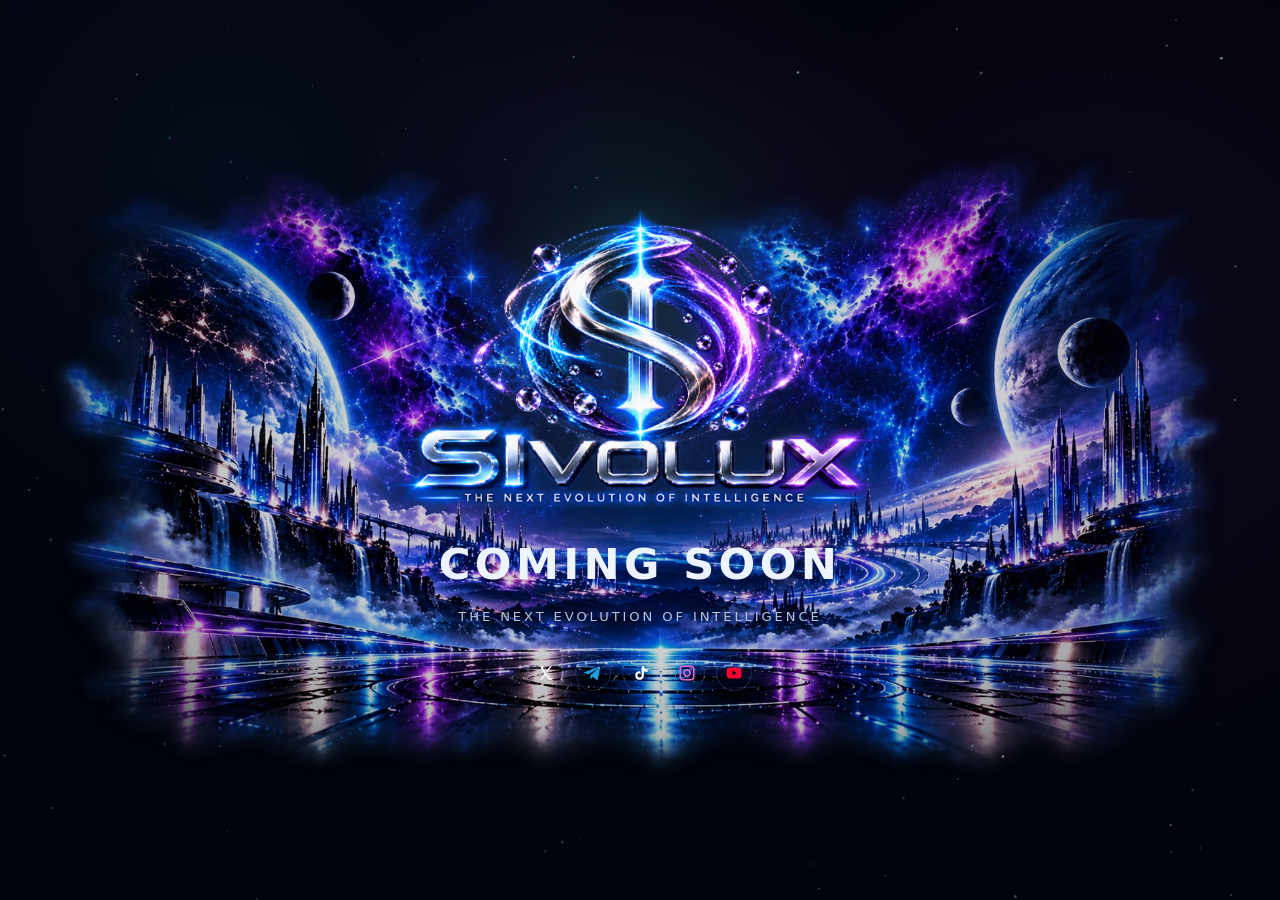
<file: index.html>
<!doctype html><html lang="en"><head><meta charset="utf-8"><meta name="viewport" content="width=device-width,initial-scale=1,viewport-fit=cover">
<title>SIVOLUX — The Next Evolution of Intelligence</title>
<meta name="description" content="SIVOLUX is a meme/community project born from the cultural shift from Artificial Intelligence to Super Intelligence.">
<meta name="theme-color" content="#02040b"><link rel="canonical" href="https://sivolux.com/">
<meta property="og:type" content="website"><meta property="og:title" content="SIVOLUX — The Next Evolution of Intelligence"><meta property="og:description" content="AI was only the beginning. Super Intelligence is here."><meta property="og:url" content="https://sivolux.com/"><meta property="og:image" content="https://sivolux.com/assets/sivolux-social-preview.jpg">
<meta name="twitter:card" content="summary_large_image"><meta name="twitter:title" content="SIVOLUX — The Next Evolution of Intelligence"><meta name="twitter:description" content="AI was only the beginning. Super Intelligence is here."><meta name="twitter:image" content="https://sivolux.com/assets/sivolux-social-preview.jpg">
<link rel="icon" href="assets/sivolux-favicon.png" type="image/png"><link rel="apple-touch-icon" href="assets/sivolux-touch-icon.png"><link rel="stylesheet" href="style.css"><link rel="preload" href="assets/sivolux-hero-world.webp" as="image" fetchpriority="high"></head><body class="coming-body"><canvas id="starfield" class="starfield" aria-hidden="true"></canvas><div class="cursor-glow" aria-hidden="true"></div><div class="coming-wrap"><img class="coming-world" src="assets/sivolux-hero-world.webp" alt="" fetchpriority="high"><div class="coming-card"><img src="assets/sivolux-logo.png" alt="SIVOLUX — The Next Evolution of Intelligence"><h1>COMING SOON</h1><p>THE NEXT EVOLUTION OF INTELLIGENCE</p><div class="coming-socials"><a class="footer-icon x" href="https://x.com/sivolux" target="_blank" rel="noopener noreferrer" aria-label="X"><svg viewBox="0 0 24 24" aria-hidden="true"><path fill="currentColor" d="M4.2 3h4.5l4.1 5.5L17.6 3h2.2l-6 7.2L20.4 21h-4.5l-4.6-6.1L6.1 21H3.8l6.5-7.8L4.2 3Zm3.3 1.8 9.2 14.4h1.9L9.5 4.8H7.5Z"/></svg></a><a class="footer-icon telegram" href="https://t.me/sivolux" target="_blank" rel="noopener noreferrer" aria-label="Telegram"><svg viewBox="0 0 24 24" aria-hidden="true"><path fill="currentColor" d="M21.7 3.3 18.5 20c-.2 1.2-.9 1.5-1.9.9l-4.9-3.6-2.4 2.3c-.3.3-.5.5-1 .5l.4-5 9.1-8.2c.4-.4-.1-.6-.6-.2L5.9 13.8 1 12.3c-1.1-.3-1.1-1 .2-1.5L20.3 3.4c.9-.3 1.7.2 1.4-.1Z"/></svg></a><a class="footer-icon tiktok" href="https://www.tiktok.com/@sivolux" target="_blank" rel="noopener noreferrer" aria-label="TikTok"><svg viewBox="0 0 24 24" aria-hidden="true"><path fill="currentColor" d="M14.2 3h3c.2 1.4 1 2.6 2.1 3.5A7 7 0 0 0 22 7.7v3a9.5 9.5 0 0 1-4.8-1.5v6.1a5.8 5.8 0 1 1-5-5.7v3a2.8 2.8 0 1 0 2 2.7V3Z"/></svg></a><a class="footer-icon instagram" href="https://www.instagram.com/sivoluxofficial/" target="_blank" rel="noopener noreferrer" aria-label="Instagram"><svg viewBox="0 0 24 24" aria-hidden="true"><path fill="none" stroke="currentColor" stroke-width="2" d="M7 3h10a4 4 0 0 1 4 4v10a4 4 0 0 1-4 4H7a4 4 0 0 1-4-4V7a4 4 0 0 1 4-4Z"/><circle cx="12" cy="12" r="4" fill="none" stroke="currentColor" stroke-width="2"/><circle cx="17.5" cy="6.5" r="1.2" fill="currentColor"/></svg></a><a class="footer-icon youtube" href="https://www.youtube.com/@Sivolux" target="_blank" rel="noopener noreferrer" aria-label="YouTube"><svg viewBox="0 0 24 24" aria-hidden="true"><path fill="currentColor" d="M21.5 7.1a2.9 2.9 0 0 0-2-2C17.7 4.6 12 4.6 12 4.6s-5.7 0-7.5.5a2.9 2.9 0 0 0-2 2A30 30 0 0 0 2 12a30 30 0 0 0 .5 4.9 2.9 2.9 0 0 0 2 2c1.8.5 7.5.5 7.5.5s5.7 0 7.5-.5a2.9 2.9 0 0 0 2-2A30 30 0 0 0 22 12a30 30 0 0 0-.5-4.9ZM10 15.2V8.8l5.5 3.2L10 15.2Z"/></svg></a></div></div></div><script src="script.js"></script></body></html>
</file>
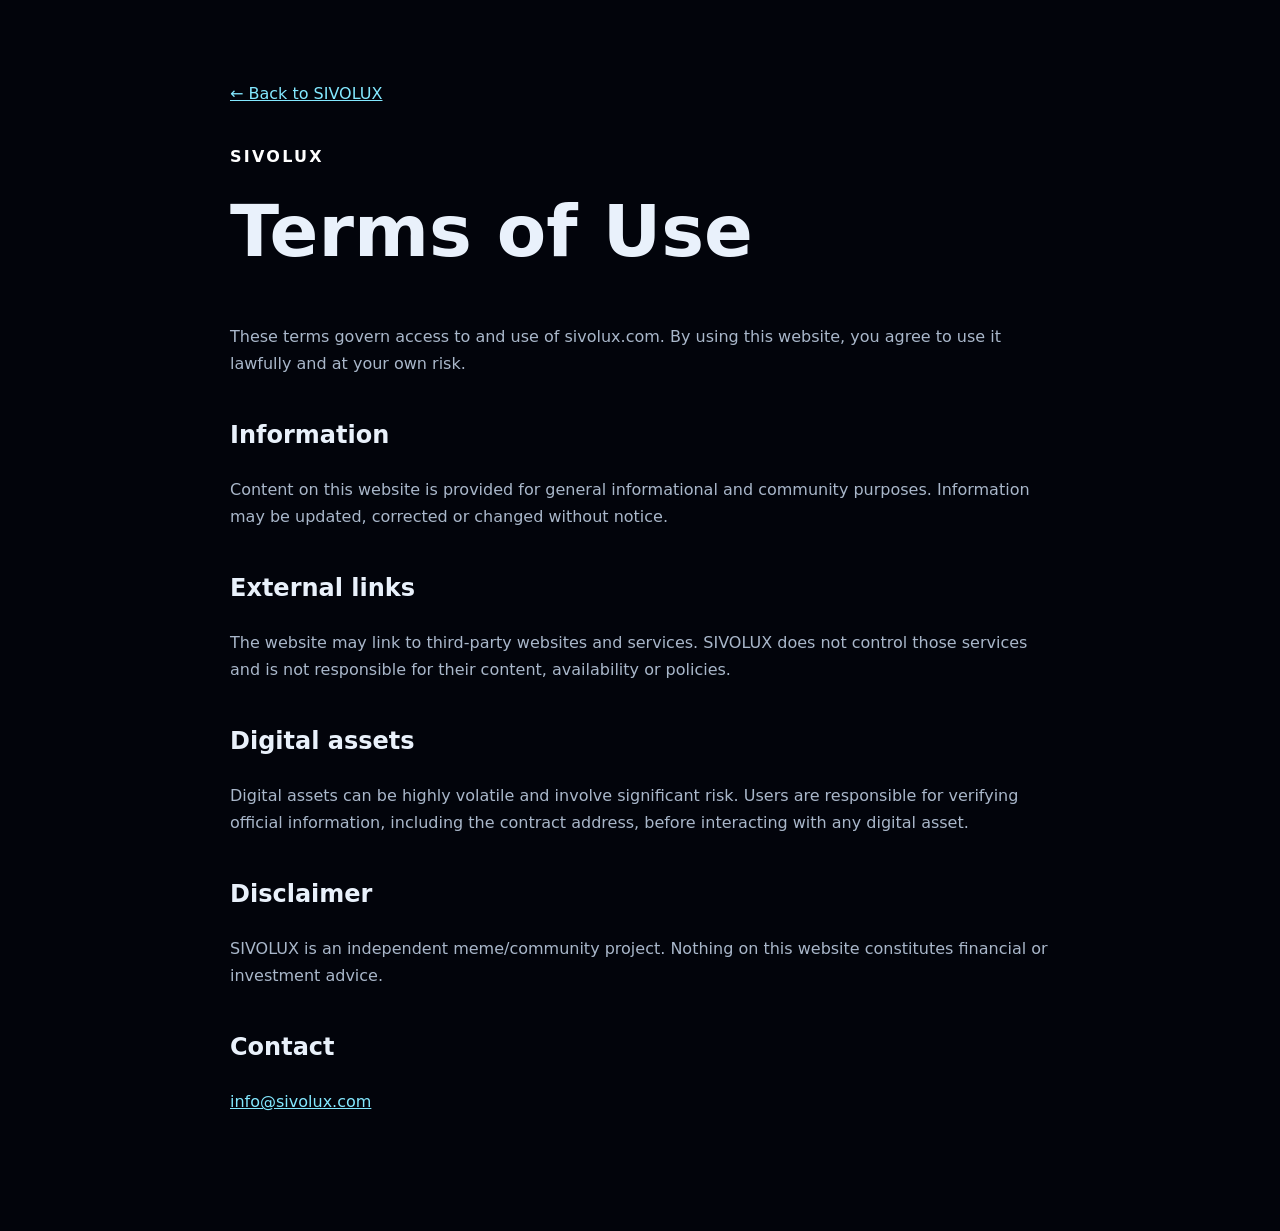
<file: terms/index.html>
<!doctype html><html lang="en"><head><meta charset="utf-8"><meta name="viewport" content="width=device-width,initial-scale=1"><title>Terms — SIVOLUX</title><meta name="theme-color" content="#02040b"><link rel="icon" href="../assets/sivolux-favicon.png" type="image/png"><style>body{margin:0;background:#02040b;color:#e9f1fb;font:16px/1.7 system-ui,-apple-system,Segoe UI,sans-serif}.wrap{width:min(820px,calc(100% - 36px));margin:0 auto;padding:80px 0 100px}a{color:#83e8ff}h1{font-size:clamp(2.3rem,7vw,4.5rem);margin:0 0 30px}h2{margin-top:38px}p,li{color:#a9b7ca}.brand{font-weight:800;letter-spacing:.14em;color:#fff}.back{display:inline-block;margin-bottom:36px}</style></head><body><main class="wrap"><a class="back" href="../">← Back to SIVOLUX</a><div class="brand">SIVOLUX</div><h1>Terms of Use</h1><p>These terms govern access to and use of sivolux.com. By using this website, you agree to use it lawfully and at your own risk.</p><h2>Information</h2><p>Content on this website is provided for general informational and community purposes. Information may be updated, corrected or changed without notice.</p><h2>External links</h2><p>The website may link to third-party websites and services. SIVOLUX does not control those services and is not responsible for their content, availability or policies.</p><h2>Digital assets</h2><p>Digital assets can be highly volatile and involve significant risk. Users are responsible for verifying official information, including the contract address, before interacting with any digital asset.</p><h2>Disclaimer</h2><p>SIVOLUX is an independent meme/community project. Nothing on this website constitutes financial or investment advice.</p><h2>Contact</h2><p><a href="mailto:info@sivolux.com">info@sivolux.com</a></p></main></body></html>
</file>
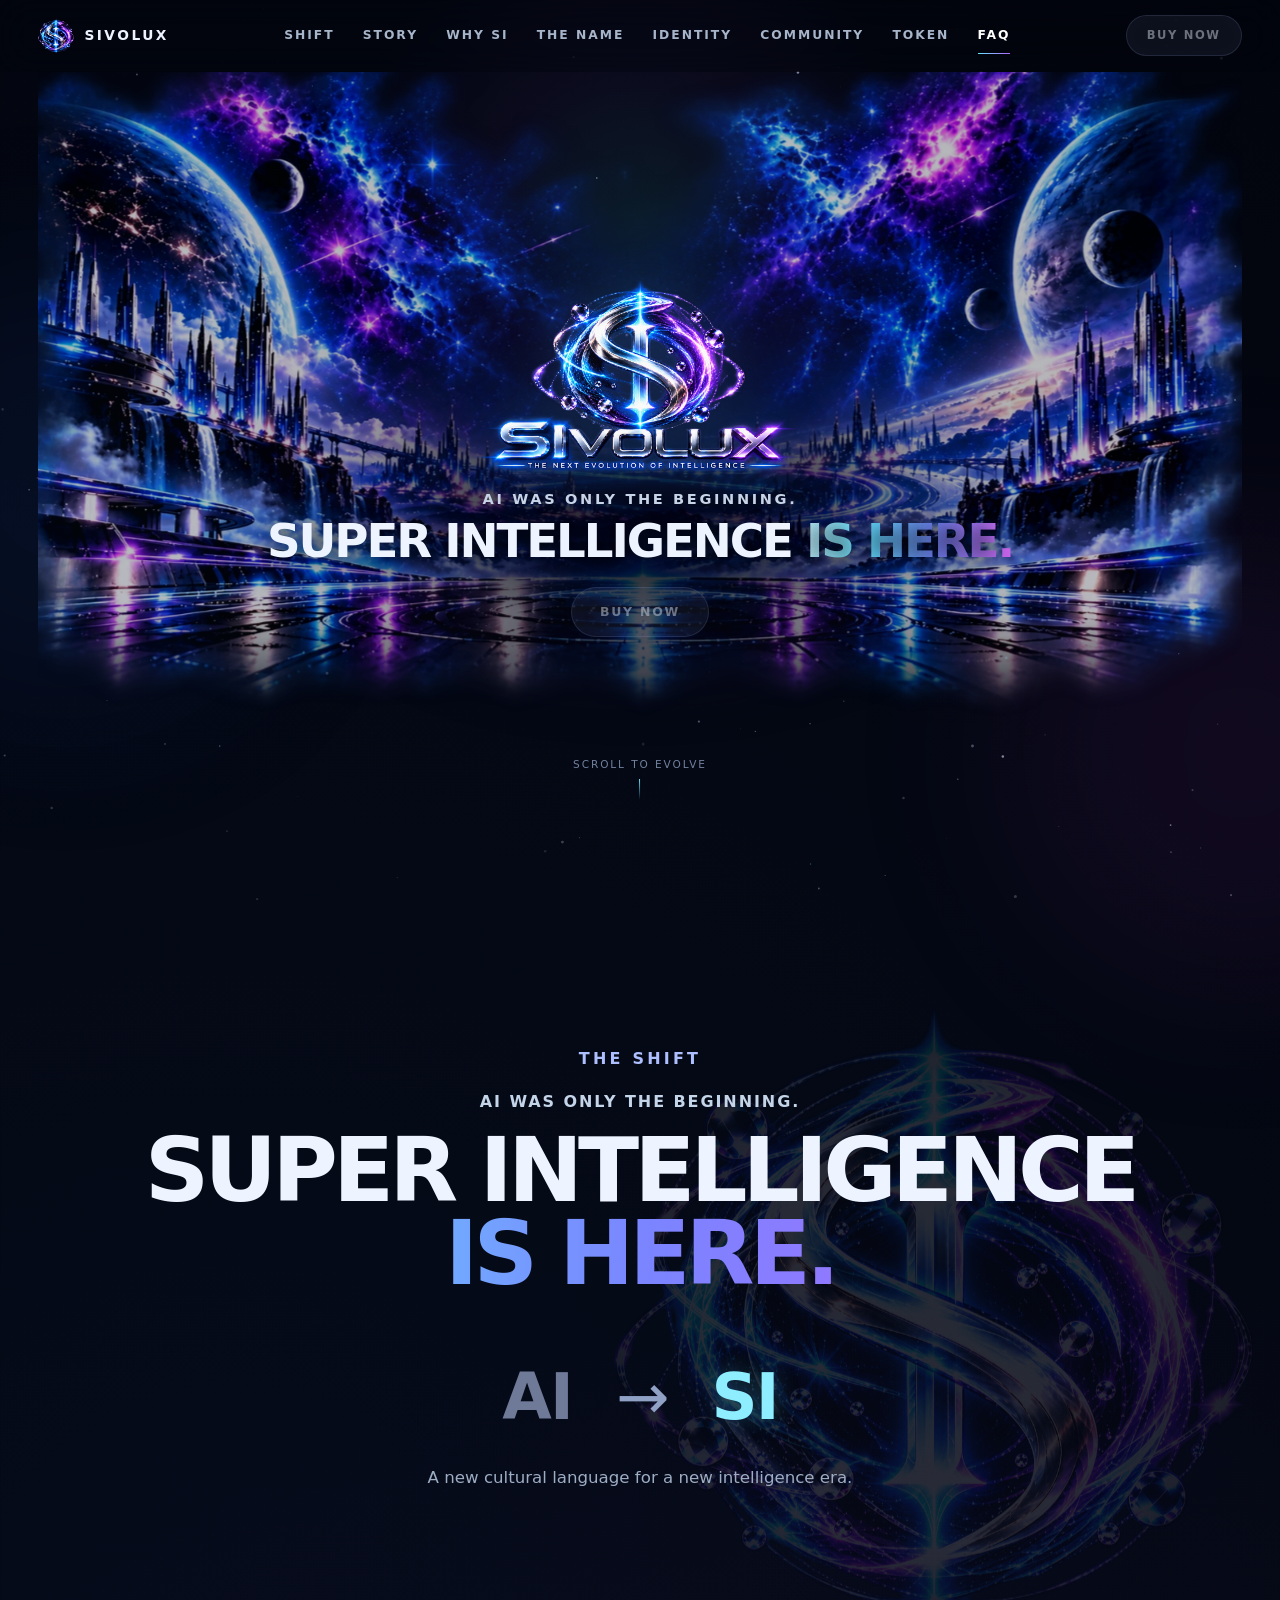
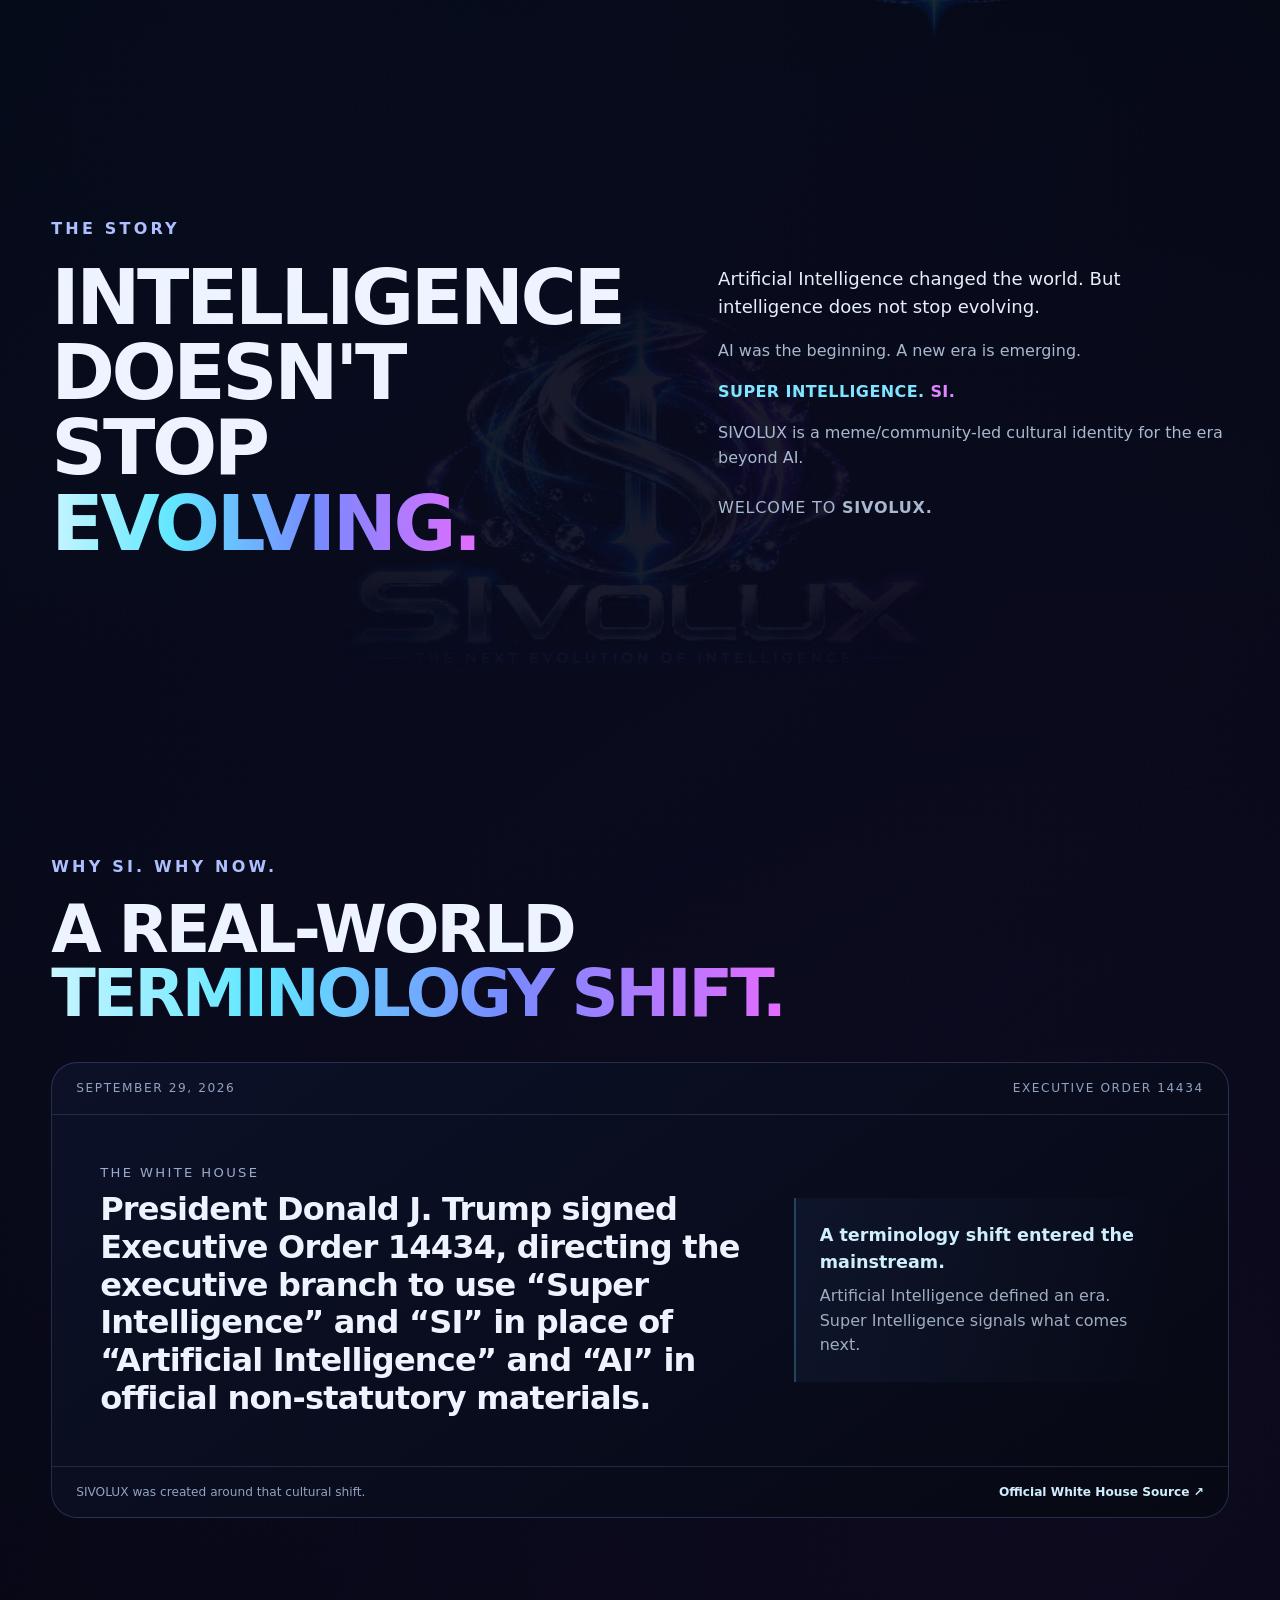
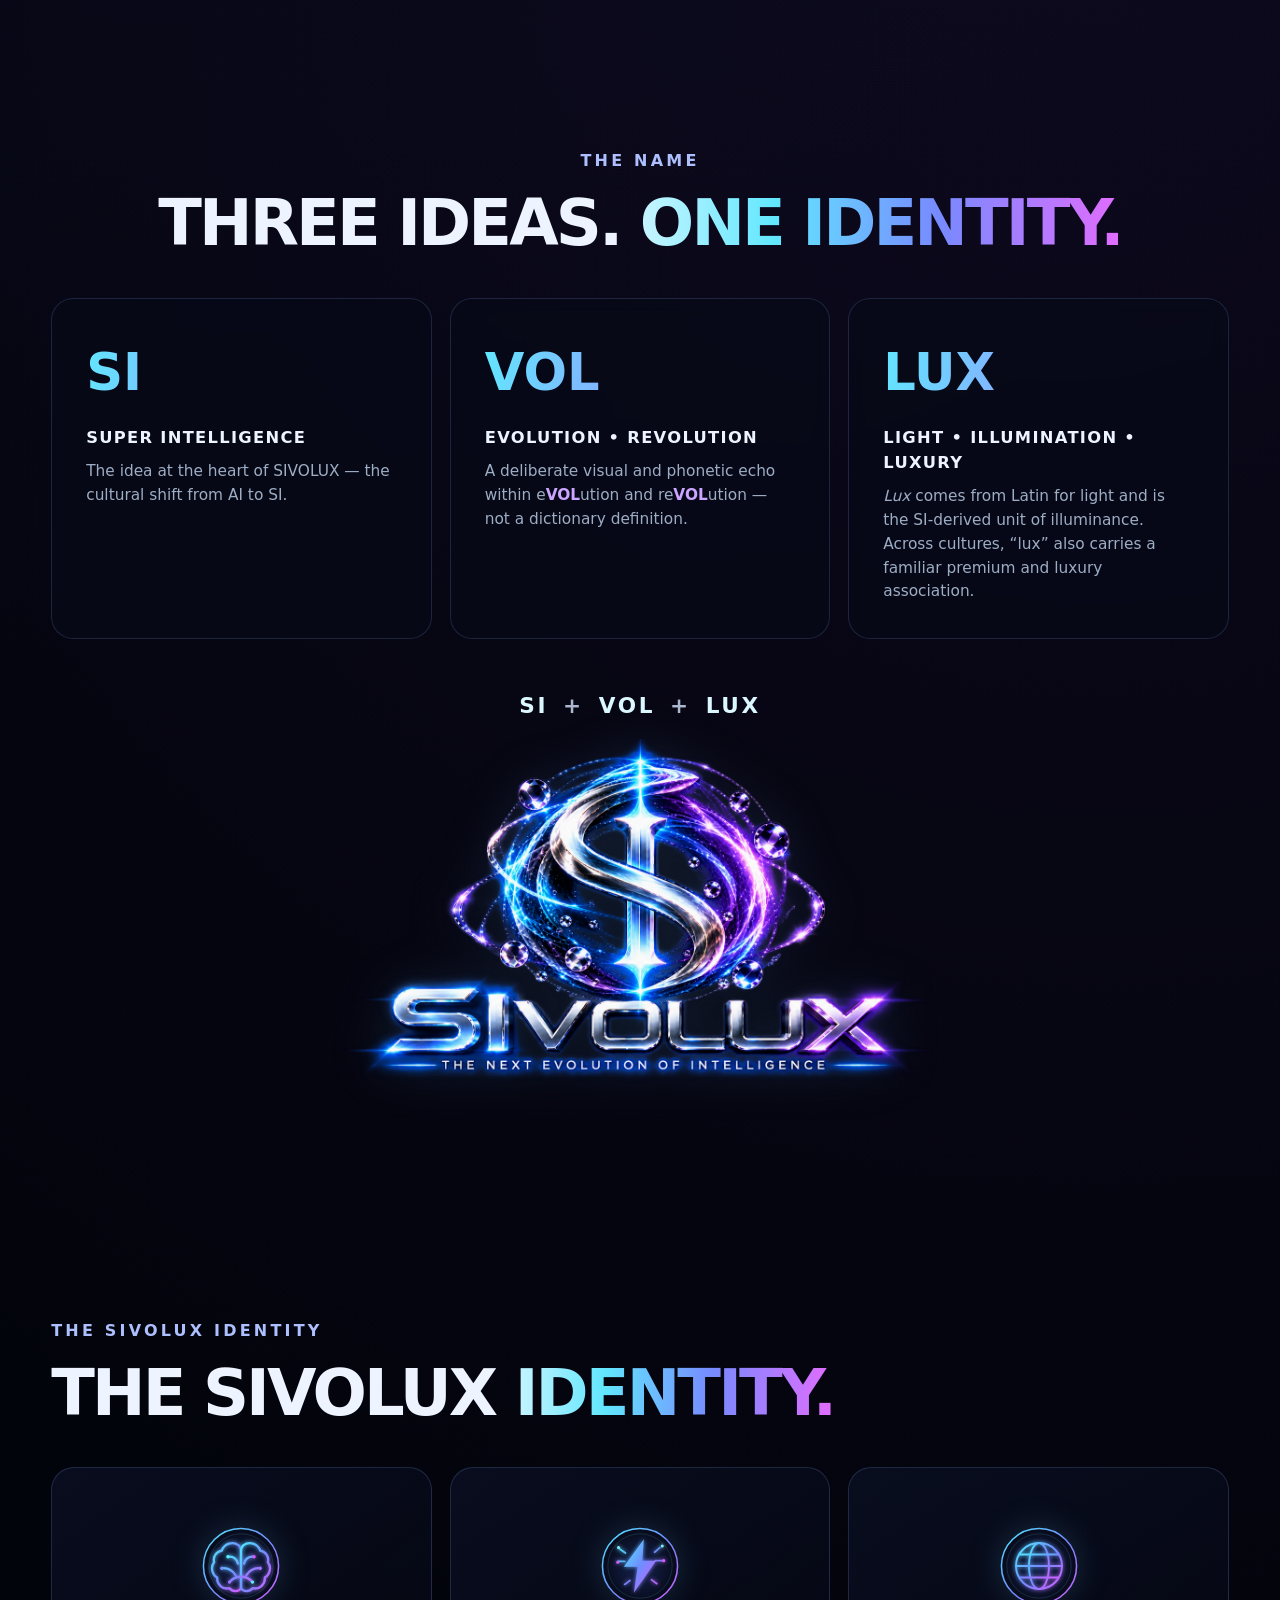
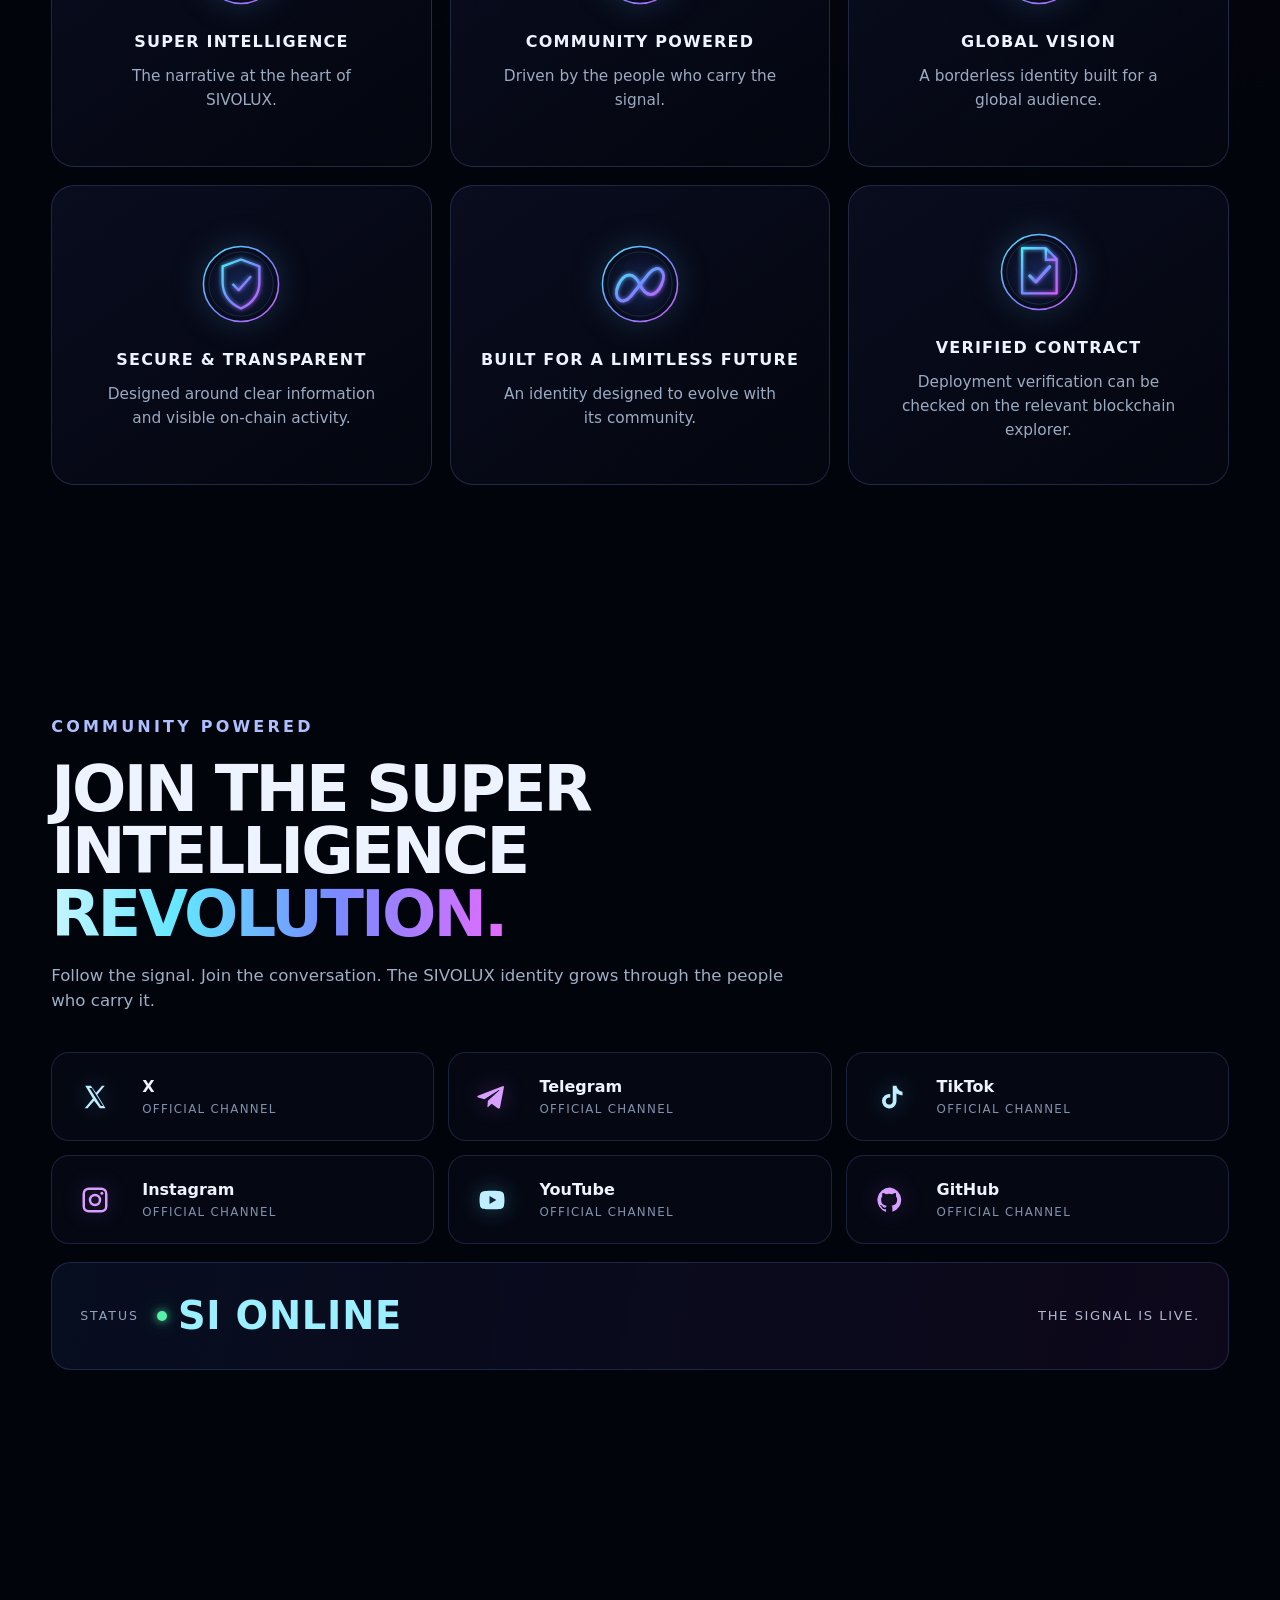
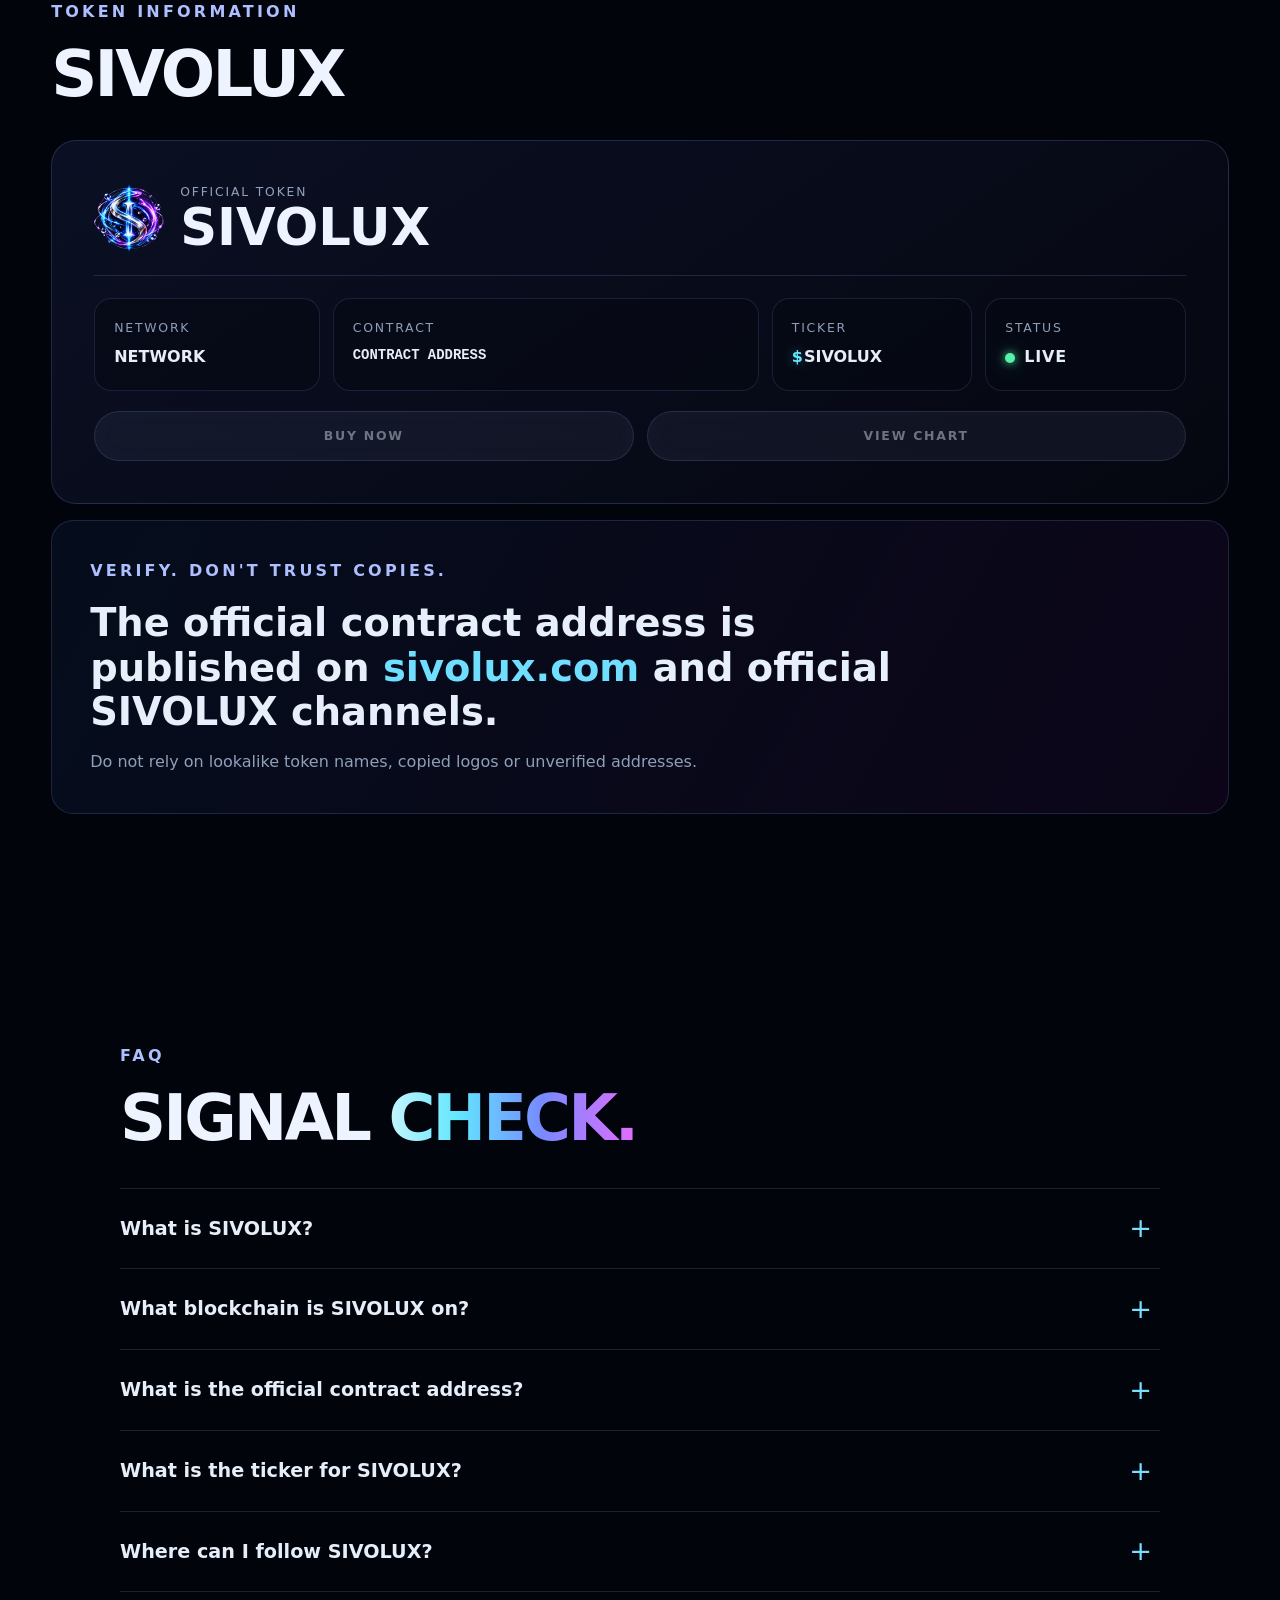
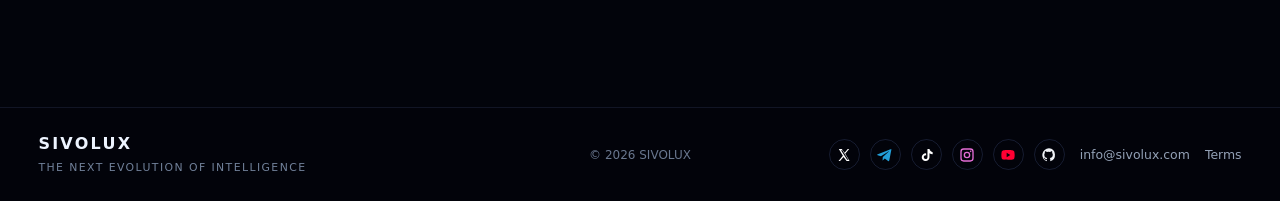
<file: index-launch.html>
<!DOCTYPE html>
<html lang="en"><head><meta charset="utf-8"/><meta content="width=device-width,initial-scale=1,viewport-fit=cover" name="viewport"/>
<title>SIVOLUX — The Next Evolution of Intelligence</title>
<meta content="SIVOLUX is a meme/community project born from the cultural shift from Artificial Intelligence to Super Intelligence." name="description"/>
<meta content="#02040b" name="theme-color"/><link href="https://sivolux.com/" rel="canonical"/>
<meta content="website" property="og:type"/><meta content="SIVOLUX — The Next Evolution of Intelligence" property="og:title"/><meta content="AI was only the beginning. Super Intelligence is here." property="og:description"/><meta content="https://sivolux.com/" property="og:url"/><meta content="https://sivolux.com/assets/sivolux-social-preview.jpg" property="og:image"/>
<meta content="summary_large_image" name="twitter:card"/><meta content="SIVOLUX — The Next Evolution of Intelligence" name="twitter:title"/><meta content="AI was only the beginning. Super Intelligence is here." name="twitter:description"/><meta content="https://sivolux.com/assets/sivolux-social-preview.jpg" name="twitter:image"/>
<link href="assets/sivolux-favicon.png" rel="icon" type="image/png"/><link href="assets/sivolux-touch-icon.png" rel="apple-touch-icon"/><link href="style.css" rel="stylesheet"/><link as="image" fetchpriority="high" href="assets/sivolux-hero-world.webp" rel="preload"/></head><body>
<canvas aria-hidden="true" class="starfield" id="starfield"></canvas><div aria-hidden="true" class="cursor-glow"></div><div aria-hidden="true" class="ambient ambient-a"></div><div aria-hidden="true" class="ambient ambient-b"></div>
<header class="site-header" id="siteHeader"><a aria-label="SIVOLUX home" class="brand-mini" href="#top"><img alt="" src="assets/sivolux-orb.png"/><span>SIVOLUX</span></a><button aria-controls="mainNav" aria-expanded="false" aria-label="Open navigation" class="menu-toggle" id="menuToggle" type="button"><span></span><span></span></button><nav aria-label="Primary navigation" class="main-nav" id="mainNav"><a href="#evolution">Shift</a><a href="#story">Story</a><a href="#why-si">Why SI</a><a href="#the-name">The Name</a><a href="#vision">Identity</a><a href="#community">Community</a><a href="#token">Token</a><a href="#faq">FAQ</a></nav><a aria-disabled="true" class="nav-cta is-disabled" id="navBuy">Buy Now</a></header>
<main id="top">
<section aria-label="SIVOLUX introduction" class="hero"><div class="hero-stage"><img alt="" class="hero-world" data-parallax="0.012" fetchpriority="high" src="assets/sivolux-hero-world.webp"/><img alt="SIVOLUX — The Next Evolution of Intelligence" class="hero-logo reveal" fetchpriority="high" src="assets/sivolux-logo.png"/><div class="hero-copy reveal"><p class="kicker">AI WAS ONLY THE BEGINNING.</p><h1>SUPER INTELLIGENCE <span class="gradient-text">IS HERE.</span></h1></div><div class="hero-actions reveal"><a aria-disabled="true" class="button button-primary is-disabled" id="heroBuy">Buy Now</a></div><a aria-label="Continue" class="scroll-cue" href="#evolution"><span>SCROLL TO EVOLVE</span><i></i></a></div></section>
<section aria-labelledby="evolution-title" class="evolution section-shell" id="evolution"><img alt="" class="evolution-orb section-visual" data-parallax="-0.035" src="assets/sivolux-orb.png"/><div class="section-inner evolution-inner reveal"><p class="eyebrow">THE SHIFT</p><p class="evolution-kicker">AI WAS ONLY THE BEGINNING.</p><h1 id="evolution-title">SUPER INTELLIGENCE <span>IS HERE.</span></h1><div aria-label="AI becomes SI" class="ai-si"><span>AI</span><b>→</b><span>SI</span></div><p class="evolution-copy">A new cultural language for a new intelligence era.</p></div></section>
<section aria-labelledby="story-title" class="story section-shell" id="story"><img alt="" class="story-bg section-visual" data-parallax="0.022" src="assets/sivolux-logo.png"/><div class="section-inner story-grid"><div class="reveal"><p class="eyebrow">THE STORY</p><h2 class="story-title" id="story-title">INTELLIGENCE DOESN'T STOP <span>EVOLVING.</span></h2></div><div class="story-copy reveal"><p class="lead">Artificial Intelligence changed the world. But intelligence does not stop evolving.</p><p>AI was the beginning. A new era is emerging.</p><p class="signal-line">SUPER INTELLIGENCE. <strong>SI.</strong></p><p>SIVOLUX is a meme/community-led cultural identity for the era beyond AI.</p><p class="story-signoff">WELCOME TO <strong>SIVOLUX.</strong></p></div></div></section>
<section aria-labelledby="why-title" class="why section-shell" id="why-si"><div class="section-inner"><div class="section-heading reveal"><p class="eyebrow">WHY SI. WHY NOW.</p><h2 id="why-title">A REAL-WORLD <span>TERMINOLOGY SHIFT.</span></h2></div><article class="whitehouse-card reveal"><div class="whitehouse-meta"><span>SEPTEMBER 29, 2026</span><span>EXECUTIVE ORDER 14434</span></div><div class="whitehouse-body"><div><p class="card-overline">THE WHITE HOUSE</p><h3>President Donald J. Trump signed Executive Order 14434, directing the executive branch to use “Super Intelligence” and “SI” in place of “Artificial Intelligence” and “AI” in official non-statutory materials.</h3></div><div class="whitehouse-context"><strong>A terminology shift entered the mainstream.</strong><p>Artificial Intelligence defined an era. Super Intelligence signals what comes next.</p></div></div><div class="whitehouse-footer"><p>SIVOLUX was created around that cultural shift.</p><a href="https://www.whitehouse.gov/presidential-actions/2026/09/inaugurating-the-era-of-super-intelligence/" rel="noopener noreferrer" target="_blank">Official White House Source ↗</a></div></article></div></section>
<section aria-labelledby="name-title" class="name-section section-shell" id="the-name"><div class="section-inner"><div class="section-heading reveal"><p class="eyebrow">THE NAME</p><h2 id="name-title">THREE IDEAS. <span>ONE IDENTITY.</span></h2></div><div class="name-grid"><article class="name-card reveal"><div class="name-code">SI</div><h3>SUPER INTELLIGENCE</h3><p>The idea at the heart of SIVOLUX — the cultural shift from AI to SI.</p></article><article class="name-card reveal"><div class="name-code">VOL</div><h3>EVOLUTION • REVOLUTION</h3><p>A deliberate visual and phonetic echo within e<span>VOL</span>ution and re<span>VOL</span>ution — not a dictionary definition.</p></article><article class="name-card reveal"><div class="name-code">LUX</div><h3>LIGHT • ILLUMINATION • LUXURY</h3><p><em>Lux</em> comes from Latin for light and is the SI-derived unit of illuminance. Across cultures, “lux” also carries a familiar premium and luxury association.</p></article></div><div class="assembly reveal"><div class="assembly-parts"><span>SI</span><b>+</b><span>VOL</span><b>+</b><span>LUX</span></div><img alt="SIVOLUX — The Next Evolution of Intelligence" loading="lazy" src="assets/sivolux-logo.png"/></div></div></section>
<section aria-labelledby="vision-title" class="vision section-shell" id="vision"><div class="section-inner"><div class="section-heading reveal"><p class="eyebrow">THE SIVOLUX IDENTITY</p><h2 id="vision-title">THE SIVOLUX <span>IDENTITY.</span></h2></div><div class="signal-grid"><article class="signal-card reveal"><img alt="" src="assets/icons/intelligence.svg"/><h3>SUPER INTELLIGENCE</h3><p>The narrative at the heart of SIVOLUX.</p></article><article class="signal-card reveal"><img alt="" src="assets/icons/community.svg"/><h3>COMMUNITY POWERED</h3><p>Driven by the people who carry the signal.</p></article><article class="signal-card reveal"><img alt="" src="assets/icons/global.svg"/><h3>GLOBAL VISION</h3><p>A borderless identity built for a global audience.</p></article><article class="signal-card reveal"><img alt="" src="assets/icons/secure.svg"/><h3>SECURE &amp; TRANSPARENT</h3><p>Designed around clear information and visible on-chain activity.</p></article><article class="signal-card reveal"><img alt="" src="assets/icons/limitless.svg"/><h3>BUILT FOR A LIMITLESS FUTURE</h3><p>An identity designed to evolve with its community.</p></article><article class="signal-card reveal"><img alt="" src="assets/icons/verified.svg"/><h3>VERIFIED CONTRACT</h3><p>Deployment verification can be checked on the relevant blockchain explorer.</p></article></div></div></section>
<section aria-labelledby="community-title" class="community section-shell" id="community"><div class="section-inner"><div class="section-heading reveal"><p class="eyebrow">COMMUNITY POWERED</p><h2 id="community-title">JOIN THE SUPER INTELLIGENCE <span>REVOLUTION.</span></h2><p class="section-intro">Follow the signal. Join the conversation. The SIVOLUX identity grows through the people who carry it.</p></div><div class="social-grid reveal"><a class="social-card" href="https://x.com/sivolux" rel="noopener noreferrer" target="_blank"><span class="social-mark"><svg aria-hidden="true" viewbox="0 0 24 24"><path d="M4.2 3h4.5l4.1 5.5L17.6 3h2.2l-6 7.2L20.4 21h-4.5l-4.6-6.1L6.1 21H3.8l6.5-7.8L4.2 3Zm3.3 1.8 9.2 14.4h1.9L9.5 4.8H7.5Z" fill="currentColor"></path></svg></span><strong>X</strong><span>Official Channel</span></a><a class="social-card" href="https://t.me/sivolux" rel="noopener noreferrer" target="_blank"><span class="social-mark"><svg aria-hidden="true" viewbox="0 0 24 24"><path d="M21.7 3.3 18.5 20c-.2 1.2-.9 1.5-1.9.9l-4.9-3.6-2.4 2.3c-.3.3-.5.5-1 .5l.4-5 9.1-8.2c.4-.4-.1-.6-.6-.2L5.9 13.8 1 12.3c-1.1-.3-1.1-1 .2-1.5L20.3 3.4c.9-.3 1.7.2 1.4-.1Z" fill="currentColor"></path></svg></span><strong>Telegram</strong><span>Official Channel</span></a><a class="social-card" href="https://www.tiktok.com/@sivolux" rel="noopener noreferrer" target="_blank"><span class="social-mark"><svg aria-hidden="true" viewbox="0 0 24 24"><path d="M14.2 3h3c.2 1.4 1 2.6 2.1 3.5A7 7 0 0 0 22 7.7v3a9.5 9.5 0 0 1-4.8-1.5v6.1a5.8 5.8 0 1 1-5-5.7v3a2.8 2.8 0 1 0 2 2.7V3Z" fill="currentColor"></path></svg></span><strong>TikTok</strong><span>Official Channel</span></a><a class="social-card" href="https://www.instagram.com/sivoluxofficial/" rel="noopener noreferrer" target="_blank"><span class="social-mark"><svg aria-hidden="true" viewbox="0 0 24 24"><path d="M7 3h10a4 4 0 0 1 4 4v10a4 4 0 0 1-4 4H7a4 4 0 0 1-4-4V7a4 4 0 0 1 4-4Z" fill="none" stroke="currentColor" stroke-width="2"></path><circle cx="12" cy="12" fill="none" r="4" stroke="currentColor" stroke-width="2"></circle><circle cx="17.5" cy="6.5" fill="currentColor" r="1.2"></circle></svg></span><strong>Instagram</strong><span>Official Channel</span></a><a class="social-card" href="https://www.youtube.com/@Sivolux" rel="noopener noreferrer" target="_blank"><span class="social-mark"><svg aria-hidden="true" viewbox="0 0 24 24"><path d="M21.5 7.1a2.9 2.9 0 0 0-2-2C17.7 4.6 12 4.6 12 4.6s-5.7 0-7.5.5a2.9 2.9 0 0 0-2 2A30 30 0 0 0 2 12a30 30 0 0 0 .5 4.9 2.9 2.9 0 0 0 2 2c1.8.5 7.5.5 7.5.5s5.7 0 7.5-.5a2.9 2.9 0 0 0 2-2A30 30 0 0 0 22 12a30 30 0 0 0-.5-4.9ZM10 15.2V8.8l5.5 3.2L10 15.2Z" fill="currentColor"></path></svg></span><strong>YouTube</strong><span>Official Channel</span></a><a class="social-card" href="https://github.com/sivolux" rel="noopener noreferrer" target="_blank"><span class="social-mark"><svg aria-hidden="true" viewbox="0 0 24 24"><path d="M12 2a10 10 0 0 0-3.2 19.5v-2.2c-2.7.6-3.3-1.2-3.3-1.2-.4-1.1-1.1-1.4-1.1-1.4-.9-.6.1-.6.1-.6 1 0 1.5 1 1.5 1 .9 1.5 2.3 1.1 2.8.8.1-.6.3-1.1.6-1.3-2.2-.2-4.5-1.1-4.5-4.9 0-1.1.4-2 1-2.7-.1-.2-.4-1.2.1-2.6 0 0 .8-.3 2.8 1a9.8 9.8 0 0 1 5 0c2-1.3 2.8-1 2.8-1 .5 1.4.2 2.4.1 2.6.7.7 1 1.6 1 2.7 0 3.8-2.3 4.6-4.5 4.9.4.3.7.9.7 1.8v3.1A10 10 0 0 0 12 2Z" fill="currentColor"></path></svg></span><strong>GitHub</strong><span>Official Channel</span></a></div><div class="status-band reveal"><span class="status-label">STATUS</span><strong class="status-online"><i aria-hidden="true" class="live-dot"></i>SI ONLINE</strong><p>THE SIGNAL IS LIVE.</p></div></div></section>
<section aria-labelledby="token-title" class="token section-shell" id="token"><div class="section-inner"><div class="section-heading reveal"><p class="eyebrow">TOKEN INFORMATION</p><h2 id="token-title">SIVOLUX</h2></div><div class="token-panel reveal"><div class="token-brand"><img alt="" src="assets/sivolux-orb.png"/><div><span>OFFICIAL TOKEN</span><strong>SIVOLUX</strong></div></div><div class="token-grid"><div><span>NETWORK</span><strong data-config="network">NETWORK</strong></div><div><span>CONTRACT</span><strong class="contract-value" data-config="contract">CONTRACT ADDRESS</strong></div><div><span>TICKER</span><strong class="ticker-value" data-ticker=""><span class="ticker-dollar">$</span>SIVOLUX</strong></div><div><span>STATUS</span><strong class="token-live"><i aria-hidden="true" class="live-dot"></i><span data-config="status">LIVE</span></strong></div></div><div class="token-actions"><a aria-disabled="true" class="button button-primary is-disabled" id="buyButton">Buy Now</a><a aria-disabled="true" class="button is-disabled" id="chartButton">View Chart</a></div></div><div class="verify-panel reveal"><p class="eyebrow">VERIFY. DON'T TRUST COPIES.</p><h3>The official contract address is published on <span>sivolux.com</span> and official SIVOLUX channels.</h3><p>Do not rely on lookalike token names, copied logos or unverified addresses.</p></div></div></section>
<section class="faq section-shell" id="faq"><div class="section-inner faq-inner"><div class="section-heading reveal"><p class="eyebrow">FAQ</p><h2>SIGNAL <span>CHECK.</span></h2></div><div class="faq-list reveal"><details><summary>What is SIVOLUX?</summary><p>SIVOLUX is a meme/community project built around the cultural shift from Artificial Intelligence to Super Intelligence.</p></details><details><summary>What blockchain is SIVOLUX on?</summary><p>SIVOLUX is on <strong data-config="network">NETWORK</strong>.</p></details><details><summary>What is the official contract address?</summary><p>The official contract address is <code data-config="contract">CONTRACT ADDRESS</code>.</p></details><details><summary>What is the ticker for SIVOLUX?</summary><p>The official ticker is <strong data-ticker=""><span class="ticker-dollar">$</span>SIVOLUX</strong>.</p></details><details><summary>Where can I follow SIVOLUX?</summary><p>Use the official SIVOLUX links shown in the Community section and footer of this website.</p></details></div></div></section>
</main><footer class="site-footer"><div class="footer-brand"><strong>SIVOLUX</strong><span>THE NEXT EVOLUTION OF INTELLIGENCE</span></div><div class="footer-copy">© 2026 SIVOLUX</div><div class="footer-links"><a aria-label="X" class="footer-icon x" href="https://x.com/sivolux" rel="noopener noreferrer" target="_blank"><svg aria-hidden="true" viewbox="0 0 24 24"><path d="M4.2 3h4.5l4.1 5.5L17.6 3h2.2l-6 7.2L20.4 21h-4.5l-4.6-6.1L6.1 21H3.8l6.5-7.8L4.2 3Zm3.3 1.8 9.2 14.4h1.9L9.5 4.8H7.5Z" fill="currentColor"></path></svg></a><a aria-label="Telegram" class="footer-icon telegram" href="https://t.me/sivolux" rel="noopener noreferrer" target="_blank"><svg aria-hidden="true" viewbox="0 0 24 24"><path d="M21.7 3.3 18.5 20c-.2 1.2-.9 1.5-1.9.9l-4.9-3.6-2.4 2.3c-.3.3-.5.5-1 .5l.4-5 9.1-8.2c.4-.4-.1-.6-.6-.2L5.9 13.8 1 12.3c-1.1-.3-1.1-1 .2-1.5L20.3 3.4c.9-.3 1.7.2 1.4-.1Z" fill="currentColor"></path></svg></a><a aria-label="TikTok" class="footer-icon tiktok" href="https://www.tiktok.com/@sivolux" rel="noopener noreferrer" target="_blank"><svg aria-hidden="true" viewbox="0 0 24 24"><path d="M14.2 3h3c.2 1.4 1 2.6 2.1 3.5A7 7 0 0 0 22 7.7v3a9.5 9.5 0 0 1-4.8-1.5v6.1a5.8 5.8 0 1 1-5-5.7v3a2.8 2.8 0 1 0 2 2.7V3Z" fill="currentColor"></path></svg></a><a aria-label="Instagram" class="footer-icon instagram" href="https://www.instagram.com/sivoluxofficial/" rel="noopener noreferrer" target="_blank"><svg aria-hidden="true" viewbox="0 0 24 24"><path d="M7 3h10a4 4 0 0 1 4 4v10a4 4 0 0 1-4 4H7a4 4 0 0 1-4-4V7a4 4 0 0 1 4-4Z" fill="none" stroke="currentColor" stroke-width="2"></path><circle cx="12" cy="12" fill="none" r="4" stroke="currentColor" stroke-width="2"></circle><circle cx="17.5" cy="6.5" fill="currentColor" r="1.2"></circle></svg></a><a aria-label="YouTube" class="footer-icon youtube" href="https://www.youtube.com/@Sivolux" rel="noopener noreferrer" target="_blank"><svg aria-hidden="true" viewbox="0 0 24 24"><path d="M21.5 7.1a2.9 2.9 0 0 0-2-2C17.7 4.6 12 4.6 12 4.6s-5.7 0-7.5.5a2.9 2.9 0 0 0-2 2A30 30 0 0 0 2 12a30 30 0 0 0 .5 4.9 2.9 2.9 0 0 0 2 2c1.8.5 7.5.5 7.5.5s5.7 0 7.5-.5a2.9 2.9 0 0 0 2-2A30 30 0 0 0 22 12a30 30 0 0 0-.5-4.9ZM10 15.2V8.8l5.5 3.2L10 15.2Z" fill="currentColor"></path></svg></a><a aria-label="GitHub" class="footer-icon github" href="https://github.com/sivolux" rel="noopener noreferrer" target="_blank"><svg aria-hidden="true" viewbox="0 0 24 24"><path d="M12 2a10 10 0 0 0-3.2 19.5v-2.2c-2.7.6-3.3-1.2-3.3-1.2-.4-1.1-1.1-1.4-1.1-1.4-.9-.6.1-.6.1-.6 1 0 1.5 1 1.5 1 .9 1.5 2.3 1.1 2.8.8.1-.6.3-1.1.6-1.3-2.2-.2-4.5-1.1-4.5-4.9 0-1.1.4-2 1-2.7-.1-.2-.4-1.2.1-2.6 0 0 .8-.3 2.8 1a9.8 9.8 0 0 1 5 0c2-1.3 2.8-1 2.8-1 .5 1.4.2 2.4.1 2.6.7.7 1 1.6 1 2.7 0 3.8-2.3 4.6-4.5 4.9.4.3.7.9.7 1.8v3.1A10 10 0 0 0 12 2Z" fill="currentColor"></path></svg></a><a class="footer-text" href="mailto:info@sivolux.com">info@sivolux.com</a><a class="footer-text" href="terms/">Terms</a></div></footer><script src="config.js"></script><script src="script.js"></script></body></html>
</file>
<file: style.css>
@charset "UTF-8";
:root {
  --bg: #02040b;
  --ink: #edf4ff;
  --muted: #9dadc4;
  --line: rgba(130,157,235,.19);
  --cyan: #62e7ff;
  --violet: #b264ff;
  --magenta: #e36cff;
  --green: #55f2a7;
  --header-h: 72px;
  --max: 1180px;
  --mx: 50vw;
  --my: 25vh;
}
* {
  box-sizing: border-box;
  min-width: 0;
}
html {
  scroll-behavior: smooth;
  background: var(--bg);
  scroll-padding-top: calc(var(--header-h) + 24px);
}
html,body {
  width: 100%;
  max-width: 100%;
  overflow-x: clip;
}
body {
  margin: 0;
  color: var(--ink);
  background: radial-gradient(circle at 18% 20%,rgba(39,77,166,.10),transparent 34%),radial-gradient(circle at 86% 38%,rgba(108,43,174,.10),transparent 36%),var(--bg);
  font-family: Inter,ui-sans-serif,system-ui,-apple-system,BlinkMacSystemFont,"Segoe UI",sans-serif;
  line-height: 1.55;
}
img,svg {
  max-width: 100%;
  height: auto;
}
a {
  color: inherit;
  text-decoration: none;
}
button,a {
  -webkit-tap-highlight-color: transparent;
}
button {
  font: inherit;
}
.section-shell {
  position: relative;
  isolation: isolate;
  padding: clamp(84px,9vw,132px) clamp(20px,4vw,54px);
  overflow: clip;
  
}
.section-inner {
  width: min(var(--max),100%);
  margin-inline: auto;
  position: relative;
  z-index: 3;
}
.eyebrow {
  margin: 0 0 18px;
  color: #aebfff;
  font-size: clamp(.82rem,.75rem + .35vw,1rem);
  font-weight: 800;
  letter-spacing: .20em;
  text-transform: uppercase;
}
.section-heading h2,.hero-copy h1,.story-title {
  margin: 0;
  font-weight: 850;
  letter-spacing: -.045em;
  line-height: .98;
}
.section-heading h2 {
  font-size: clamp(2.35rem,5vw,4.7rem);
}
.gradient-text,.section-heading h2 span,.story-title span {
  background: linear-gradient(90deg,#c7f5ff 0%,var(--cyan) 28%,#778aff 62%,var(--magenta) 100%);
  -webkit-background-clip: text;
  background-clip: text;
  color: transparent;
}
.starfield {
  position: fixed;
  inset: 0;
  z-index: 0;
  pointer-events: none;
  opacity: .9;
}
.ambient {
  position: fixed;
  border-radius: 50%;
  filter: blur(90px);
  opacity: .13;
  pointer-events: none;
  z-index: 0;
}
.ambient-a {
  width: 34vw;
  height: 34vw;
  left: -12vw;
  top: 30vh;
  background: #173d94;
}
.ambient-b {
  width: 36vw;
  height: 36vw;
  right: -15vw;
  top: 58vh;
  background: #6d207d;
}
.cursor-glow {
  position: fixed;
  inset: 0;
  pointer-events: none;
  z-index: 6;
  background: radial-gradient(420px circle at var(--mx) var(--my),rgba(81,219,255,.10),rgba(136,81,255,.055) 38%,transparent 72%);
  mix-blend-mode: screen;
  transition: opacity .25s;
}
.site-header {
  height: var(--header-h);
  position: sticky;
  top: 0;
  z-index: 20;
  display: grid;
  grid-template-columns: auto 1fr auto;
  align-items: center;
  gap: 28px;
  padding: 0 clamp(18px,3vw,42px);
  border-bottom: 1px solid transparent;
  background: rgba(2,4,11,.28);
  backdrop-filter: blur(18px);
  transition: .25s;
}
.site-header.scrolled {
  background: rgba(2,4,11,.82);
  border-color: rgba(119,145,226,.16);
}
.brand-mini {
  display: flex;
  align-items: center;
  gap: 10px;
  font-size: .86rem;
  font-weight: 850;
  letter-spacing: .18em;
}
.brand-mini img {
  width: 36px;
  height: 36px;
  object-fit: contain;
}
.main-nav {
  display: flex;
  justify-content: center;
  align-items: center;
  gap: clamp(18px,2.2vw,32px);
}
.main-nav a {
  position: relative;
  color: #a7b5ca;
  font-size: .77rem;
  font-weight: 750;
  letter-spacing: .16em;
  text-transform: uppercase;
  padding: 26px 0;
}
.main-nav a:after {
  content: "";
  position: absolute;
  height: 1px;
  left: 50%;
  right: 50%;
  bottom: 17px;
  background: linear-gradient(90deg,var(--cyan),var(--violet));
  transition: .25s;
}
.main-nav a:hover,.main-nav a.active {
  color: #fff;
}
.main-nav a.active:after,.main-nav a:hover:after {
  left: 0;
  right: 0;
}
.nav-cta,.button {
  display: inline-flex;
  align-items: center;
  justify-content: center;
  position: relative;
  isolation: isolate;
  overflow: visible;
  border: 1px solid rgba(129,155,235,.36);
  border-radius: 999px;
  font-weight: 800;
  letter-spacing: .14em;
  text-transform: uppercase;
  transition: .25s;
  cursor: pointer;
}
.nav-cta {
  padding: 11px 20px;
  font-size: .72rem;
}
.button {
  min-height: 50px;
  padding: 0 28px;
  font-size: .78rem;
}
.button-primary:not(.is-disabled),.nav-cta:not(.is-disabled) {
  background: linear-gradient(110deg,rgba(58,132,220,.52),rgba(109,57,177,.52));
  box-shadow: 0 0 28px rgba(86,184,255,.16);
}
.is-disabled {
  opacity: .58;
  cursor: not-allowed !important;
  background: rgba(91,100,139,.22) !important;
  color: #b9c0cf !important;
  border-color: rgba(145,161,215,.30) !important;
  box-shadow: inset 0 0 18px rgba(98,126,190,.055) !important;
}
.button:not(.is-disabled),.nav-cta:not(.is-disabled) {
  border-color: rgba(116,201,255,.44);
  box-shadow: 0 0 18px rgba(80,186,255,.10);
}
.button:not(.is-disabled)::before,.nav-cta:not(.is-disabled)::before {
  content: "";
  position: absolute;
  inset: -3px;
  border-radius: inherit;
  padding: 2px;
  background: conic-gradient(
    from var(--sivolux-border-angle),
    #67e8ff 0deg,
    #39ff9a 42deg,
    #5dffb3 78deg,
    #6ba7ff 126deg,
    #9a75ff 190deg,
    #e56cff 252deg,
    #7f8cff 312deg,
    #67e8ff 360deg
  );
  -webkit-mask: linear-gradient(#000 0 0) content-box,linear-gradient(#000 0 0);
  -webkit-mask-composite: xor;
  mask-composite: exclude;
  opacity: 0;
  pointer-events: none;
  z-index: 2;
  filter:
    drop-shadow(0 0 8px rgba(102,221,255,.98))
    drop-shadow(0 0 14px rgba(57,255,154,.82))
    drop-shadow(0 0 18px rgba(189,92,255,.78))
    drop-shadow(0 0 24px rgba(93,255,179,.42));
  transform-origin: center;
  transition: opacity .18s ease;
}
.button:hover:not(.is-disabled)::before,.nav-cta:hover:not(.is-disabled)::before,.button:focus-visible:not(.is-disabled)::before,.nav-cta:focus-visible:not(.is-disabled)::before {
  opacity: 1;
  animation: sivolux-border-orbit 3s linear infinite;
}
.button:hover:not(.is-disabled),.nav-cta:hover:not(.is-disabled),.button:focus-visible:not(.is-disabled),.nav-cta:focus-visible:not(.is-disabled) {
  transform: translateY(-2px);
  border-color: transparent;
  box-shadow:
    0 0 24px rgba(87,211,255,.38),
    0 0 34px rgba(57,255,154,.28),
    0 0 46px rgba(151,83,255,.26),
    0 0 58px rgba(189,92,255,.14),
    inset 0 0 20px rgba(82,175,255,.10);
}
@property --sivolux-border-angle {
  syntax: "<angle>";
  initial-value: 0deg;
  inherits: false;
}

@keyframes sivolux-border-orbit {
  to {
    --sivolux-border-angle: 360deg;
  }
}
.menu-toggle {
  display: none;
  border: 0;
  background: transparent;
  width: 42px;
  height: 42px;
  position: relative;
}
.menu-toggle span {
  position: absolute;
  width: 21px;
  height: 1.5px;
  background: #dbe9ff;
  left: 10px;
  transition: .2s;
}
.menu-toggle span:first-child {
  top: 16px;
}
.menu-toggle span:last-child {
  top: 25px;
}
.menu-toggle[aria-expanded="true"] span:first-child {
  transform: translateY(4.5px) rotate(45deg);
}
.menu-toggle[aria-expanded="true"] span:last-child {
  transform: translateY(-4.5px) rotate(-45deg);
}
/* Hero */
.hero {
  min-height: calc(100svh - var(--header-h));
  padding: 0 clamp(16px,3vw,44px) 18px;
  display: grid;
  place-items: center;
  overflow: clip;
}
.hero-stage {
  --hero-world-x: 48.30%;
  --hero-world-shift: -66%;
  position: relative;
  width: min(1600px,100%);
  min-height: calc(100svh - var(--header-h) - 18px);
  display: flex;
  flex-direction: column;
  align-items: center;
  justify-content: center;
  text-align: center;
  overflow: clip;
  padding: clamp(22px,3vh,38px) 0 clamp(54px,7vh,74px);
}
.hero-world {
  position: absolute;
  z-index: 0;
  width: min(1500px,104vw);
  max-width: none;
  left: var(--hero-world-x);
  top: 50%;
  bottom: auto;
  transform: translate3d(-50%,calc(var(--hero-world-shift) + var(--parallax-y,0px)),0);
  pointer-events: none;
  opacity: .72;
  filter: saturate(1.04) contrast(1.02);
  will-change: transform;
  -webkit-mask-image: linear-gradient(to bottom,transparent 0%,#000 8%,#000 84%,transparent 100%);
  mask-image: linear-gradient(to bottom,transparent 0%,#000 8%,#000 84%,transparent 100%);
}
.hero-logo {
  position: relative;
  z-index: 3;
  width: clamp(280px,31vw,520px);
  margin: 0 0 clamp(4px,1vh,10px);
  filter: drop-shadow(0 0 26px rgba(86,190,255,.16));
}
.hero-copy {
  position: relative;
  z-index: 3;
  margin-top: 0;
  padding-inline: 12px;
  max-width: 980px;
}
.hero-copy .kicker {
  margin: 0 0 8px;
  color: #c7d3e6;
  font-size: clamp(.78rem,.72rem + .24vw,.92rem);
  font-weight: 800;
  letter-spacing: .18em;
}
.hero-copy h1 {
  font-size: clamp(2rem,3.65vw,3.65rem);
  text-wrap: balance;
  text-shadow: 0 2px 18px rgba(0,0,0,.62),0 0 24px rgba(91,194,255,.09),0 0 34px rgba(169,96,255,.055);
}
.hero-actions {
  position: relative;
  z-index: 3;
  margin-top: clamp(18px,2.5vh,25px);
}
.scroll-cue {
  position: absolute;
  z-index: 3;
  bottom: clamp(78px,9.1vh,102px);
  left: 50%;
  transform: translateX(-50%);
  font-size: .66rem;
  letter-spacing: .18em;
  color: #71819d;
  display: flex;
  flex-direction: column;
  align-items: center;
  gap: 7px;
}
.scroll-cue i {
  width: 1px;
  height: 21px;
  background: linear-gradient(var(--cyan),transparent);
}
.hero-stage::before {
  content: "";
  position: absolute;
  z-index: 1;
  left: 50%;
  top: 51.15%;
  width: min(875px,68vw);
  height: min(458px,52vh);
  transform: translate(-50%,-50%);
  border-radius: 50%;
  pointer-events: none;
  opacity: .965;
  background: radial-gradient(ellipse at 50% 65%,rgba(1,4,13,.60) 0%,rgba(2,5,15,.40) 18%,rgba(9,8,28,.16) 33%,transparent 52%),radial-gradient(ellipse at center,rgba(2,5,15,.70) 0%,rgba(3,6,18,.51) 29%,rgba(17,13,42,.21) 46%,rgba(47,27,84,.06) 59%,transparent 72%);
  filter: blur(19px);
}
/* Shift */
.evolution {
  min-height: 82svh;
  display: grid;
  place-items: center;
  text-align: center;
}
.section-visual {
  position: absolute;
  z-index: 0;
  pointer-events: none;
  will-change: transform;
  transform: translate3d(0,var(--parallax-y,0px),0);
}
.evolution-orb {
  width: min(640px,58vw);
  right: 2%;
  bottom: 3%;
  opacity: .14;
  -webkit-mask-image: radial-gradient(ellipse at center,#000 0,#000 50%,rgba(0,0,0,.72) 67%,transparent 88%);
  mask-image: radial-gradient(ellipse at center,#000 0,#000 50%,rgba(0,0,0,.72) 67%,transparent 88%);
}
.evolution-inner {
  width: min(1050px,100%);
}
.evolution-kicker {
  margin: 0 0 14px;
  color: #c4d4e9;
  font-size: clamp(1rem,1.25vw,1.2rem);
  letter-spacing: .12em;
  font-weight: 760;
}
.evolution h1 {
  margin: 0;
  font-size: clamp(3rem,7vw,6.3rem);
  line-height: .93;
  letter-spacing: -.055em;
}
.evolution h1 span {
  display: block;
  background: linear-gradient(90deg,var(--cyan),#7a85ff,var(--violet));
  -webkit-background-clip: text;
  background-clip: text;
  color: transparent;
}
.ai-si {
  margin: clamp(28px,5vw,52px) auto 18px;
  display: flex;
  align-items: center;
  justify-content: center;
  gap: clamp(22px,4vw,44px);
  font-size: clamp(2.2rem,5vw,4.2rem);
  font-weight: 900;
  letter-spacing: -.03em;
}
.ai-si span:first-child {
  color: #6f7a98;
}
.ai-si span:last-child {
  color: #8eeeff;
  text-shadow: 0 0 25px rgba(89,221,255,.28);
}
.ai-si b {
  font-weight: 400;
  color: #8fa2c6;
}
.evolution-copy {
  margin: 0;
  color: var(--muted);
  font-size: clamp(1rem,1.3vw,1.18rem);
}
/* Story */
.story {
  min-height: 78svh;
  display: grid;
  align-items: center;
}
.story-bg {
  width: min(800px,62vw);
  left: 50%;
  bottom: 3%;
  transform: translate3d(-50%,var(--parallax-y,0px),0);
  opacity: .07;
  -webkit-mask-image: radial-gradient(ellipse at center,#000 0,#000 42%,rgba(0,0,0,.65) 60%,transparent 84%);
  mask-image: radial-gradient(ellipse at center,#000 0,#000 42%,rgba(0,0,0,.65) 60%,transparent 84%);
}
.story-grid {
  display: grid;
  grid-template-columns: 1.05fr .95fr;
  gap: clamp(50px,8vw,110px);
  align-items: start;
}
.story-title {
  font-size: clamp(2.9rem,6vw,5.5rem);
}
.story-copy {
  padding-top: 30px;
  color: #a8b8ce;
  font-size: clamp(1rem,1.25vw,1.15rem);
}
.story-copy .lead {
  color: #e6eef9;
  font-size: clamp(1.13rem,1.4vw,1.3rem);
}
.story-copy .signal-line {
  color: #7ee4ff;
  font-weight: 800;
  letter-spacing: .025em;
}
.story-copy .signal-line strong {
  color: #e184ff;
}
.story-signoff {
  margin-top: 26px;
  letter-spacing: .05em;
}
/* Why */
.why .section-heading {
  max-width: 900px;
}
.why .section-heading h2 {
  font-size: clamp(2.45rem,5.1vw,4.8rem);
}
.whitehouse-card {
  margin-top: 36px;
  border: 1px solid rgba(133,159,235,.23);
  border-radius: 26px;
  background: linear-gradient(145deg,rgba(13,19,43,.84),rgba(6,8,18,.88));
  overflow: hidden;
}
.whitehouse-meta,.whitehouse-footer {
  display: flex;
  justify-content: space-between;
  align-items: center;
  gap: 20px;
  padding: 16px 24px;
  color: #91a3c1;
  font-size: .76rem;
  letter-spacing: .13em;
  text-transform: uppercase;
}
.whitehouse-meta {
  border-bottom: 1px solid var(--line);
}
.whitehouse-body {
  display: grid;
  grid-template-columns: 1.25fr .75fr;
  gap: 50px;
  padding: clamp(28px,4vw,48px);
}
.whitehouse-body h3 {
  margin: 8px 0 0;
  font-size: clamp(1.45rem,2.5vw,2.45rem);
  line-height: 1.18;
  letter-spacing: -.025em;
}
.card-overline {
  margin: 0;
  color: #9baccc;
  font-size: .82rem;
  letter-spacing: .18em;
}
.whitehouse-context {
  align-self: center;
  padding: 24px;
  border-left: 2px solid rgba(103,214,255,.28);
  background: linear-gradient(90deg,rgba(77,127,214,.08),transparent);
}
.whitehouse-context strong {
  display: block;
  color: #cfefff;
  font-size: 1.1rem;
  margin-bottom: 7px;
}
.whitehouse-context p {
  margin: 0;
  color: #9eadc2;
}
.whitehouse-footer {
  border-top: 1px solid var(--line);
  text-transform: none;
  letter-spacing: 0;
}
.whitehouse-footer p {
  margin: 0;
}
.whitehouse-footer a {
  color: #cfefff;
  font-weight: 750;
}
.whitehouse-footer a:hover {
  color: var(--cyan);
}
/* Name */
.name-section {
  text-align: center;
}
.name-grid {
  display: grid;
  grid-template-columns: repeat(3,1fr);
  gap: 18px;
  margin-top: 44px;
  text-align: left;
}
.name-card {
  padding: clamp(24px,3vw,34px);
  border: 1px solid var(--line);
  border-radius: 22px;
  background: rgba(7,10,24,.72);
  backdrop-filter: blur(8px);
}
.name-code {
  font-size: clamp(2.2rem,4vw,3.8rem);
  font-weight: 900;
  background: linear-gradient(100deg,var(--cyan),var(--violet));
  -webkit-background-clip: text;
  background-clip: text;
  color: transparent;
}
.name-card h3 {
  margin: 12px 0 10px;
  font-size: 1.02rem;
  letter-spacing: .08em;
}
.name-card p {
  margin: 0;
  color: var(--muted);
  font-size: .96rem;
}
.name-card p span {
  color: #cba5ff;
  font-weight: 800;
}
.assembly {
  margin: 50px auto 0;
  width: min(790px,100%);
}
.assembly-parts {
  display: flex;
  justify-content: center;
  align-items: center;
  gap: 15px;
  color: #aab7ce;
  font-size: clamp(1rem,2vw,1.35rem);
  letter-spacing: .12em;
}
.assembly-parts span {
  color: #dbf7ff;
  font-weight: 850;
}
.assembly img {
  display: block;
  width: min(700px,88vw);
  margin: 16px auto 0;
  filter: drop-shadow(0 0 25px rgba(97,194,255,.12));
}
/* Identity */
.vision .section-heading h2 {
  font-size: clamp(2.5rem,5vw,4.8rem);
}
.signal-grid {
  display: grid;
  grid-template-columns: repeat(3,1fr);
  gap: 18px;
  margin-top: 42px;
}
.signal-card {
  min-height: 300px;
  padding: 30px 24px;
  border: 1px solid rgba(130,157,235,.21);
  border-radius: 23px;
  background: linear-gradient(145deg,rgba(11,16,36,.8),rgba(5,7,17,.72));
  display: flex;
  flex-direction: column;
  align-items: center;
  justify-content: center;
  text-align: center;
  transition: .28s;
}
.signal-card:hover {
  transform: translateY(-4px);
  border-color: rgba(110,221,255,.42);
  box-shadow: 0 16px 45px rgba(15,46,103,.16);
}
.signal-card img {
  width: 92px;
  height: 92px;
  filter: drop-shadow(0 0 16px rgba(101,199,255,.18));
}
.signal-card h3 {
  margin: 18px 0 10px;
  font-size: 1rem;
  letter-spacing: .075em;
}
.signal-card p {
  margin: 0;
  color: #9babc1;
  font-size: .96rem;
  max-width: 290px;
}
/* Community */
.community .section-heading {
  max-width: 870px;
}
.community .section-intro {
  color: #9eafc6;
  max-width: 760px;
  font-size: clamp(1rem,1.3vw,1.18rem);
}
.social-grid {
  display: grid;
  grid-template-columns: repeat(3,1fr);
  gap: 14px;
  margin-top: 38px;
}
.social-card {
  display: grid;
  grid-template-columns: 50px 1fr;
  grid-template-rows: auto auto;
  align-items: center;
  column-gap: 16px;
  padding: 22px 24px;
  border: 1px solid rgba(124,151,232,.19);
  border-radius: 18px;
  background: rgba(7,10,23,.72);
  transition: .25s;
}
.social-card:hover {
  transform: translateY(-3px);
  border-color: rgba(101,210,255,.38);
  background: rgba(11,16,36,.88);
}
.social-card .social-mark {
  grid-row: 1/3;
  width: 38px;
  height: 38px;
  display: grid;
  place-items: center;
  color: #bfeeff;
  filter: drop-shadow(0 0 10px rgba(83,203,255,.34));
}
.social-card:nth-child(even) .social-mark {
  color: #d7a0ff;
  filter: drop-shadow(0 0 10px rgba(194,93,255,.32));
}
.social-card svg {
  width: 30px;
  height: 30px;
}
.social-card strong {
  font-size: 1rem;
}
.social-card span {
  color: #8192ad;
  font-size: .74rem;
  letter-spacing: .11em;
  text-transform: uppercase;
}
.status-band {
  margin-top: 18px;
  display: grid;
  grid-template-columns: auto auto 1fr;
  align-items: center;
  gap: 18px;
  padding: 23px 28px;
  border: 1px solid rgba(122,148,232,.2);
  border-radius: 20px;
  background: linear-gradient(100deg,rgba(16,34,72,.34),rgba(75,27,104,.16));
}
.status-label {
  font-size: .78rem;
  letter-spacing: .16em;
  color: #92a2bc;
}
.status-online {
  display: inline-flex;
  align-items: center;
  gap: 11px;
  color: #9cefff;
  font-size: clamp(1.6rem,3vw,2.5rem);
  font-weight: 850;
  letter-spacing: .02em;
}
.status-band p {
  justify-self: end;
  margin: 0;
  color: #aeb9cc;
  font-size: .82rem;
  letter-spacing: .12em;
}
.live-dot {
  width: 10px;
  height: 10px;
  border-radius: 50%;
  background: var(--green);
  box-shadow: 0 0 10px rgba(85,242,167,.9),0 0 24px rgba(85,242,167,.36);
  animation: pulse 1.9s ease-in-out infinite;
}
@keyframes pulse {
  0%,100% {
    transform: scale(.82);
    opacity: .74;
    box-shadow: 0 0 8px rgba(85,242,167,.75),0 0 18px rgba(85,242,167,.25);
  }
  50% {
    transform: scale(1.16);
    opacity: 1;
    box-shadow: 0 0 14px rgba(85,242,167,1),0 0 30px rgba(85,242,167,.46);
  }
}
/* Token */
.token .section-heading {
  max-width: 760px;
}
.token-panel {
  margin-top: 34px;
  border: 1px solid rgba(124,150,231,.22);
  border-radius: 25px;
  padding: clamp(24px,3.5vw,42px);
  background: linear-gradient(145deg,rgba(12,17,38,.9),rgba(6,8,18,.84));
}
.token-brand {
  display: flex;
  align-items: center;
  gap: 16px;
  padding-bottom: 22px;
  border-bottom: 1px solid var(--line);
}
.token-brand img {
  width: 70px;
  height: 70px;
  object-fit: contain;
}
.token-brand span {
  display: block;
  color: #91a2bd;
  font-size: .77rem;
  letter-spacing: .15em;
}
.token-brand strong {
  font-size: clamp(2rem,4vw,3.7rem);
  line-height: 1;
}
.token-grid {
  display: grid;
  grid-template-columns: .9fr 1.7fr .8fr .8fr;
  gap: 13px;
  margin-top: 22px;
}
.token-grid>div {
  padding: 19px;
  border: 1px solid rgba(120,148,230,.17);
  border-radius: 17px;
  background: rgba(5,8,18,.5);
}
.token-grid>div>span {
  display: block;
  color: #8d9eb8;
  font-size: .78rem;
  letter-spacing: .14em;
  margin-bottom: 8px;
}
.token-grid strong {
  display: block;
  color: #e7eef9;
  font-size: 1rem;
  overflow-wrap: anywhere;
}
.contract-value {
  font-family: ui-monospace,SFMono-Regular,Menlo,monospace;
  font-size: .87rem !important;
}
.ticker-value {
  display: inline-flex !important;
  align-items: baseline;
  gap: 0;
  white-space: nowrap;
}
.ticker-dollar {
  display: inline !important;
  color: var(--cyan) !important;
  text-shadow: 0 0 12px rgba(98,231,255,.35);
  margin: 0 .06em 0 0 !important;
  font-size: inherit !important;
  letter-spacing: inherit !important;
}
.token-live {
  display: inline-flex !important;
  align-items: center;
  gap: 9px;
  white-space: nowrap;
}
.token-live>span {
  display: inline !important;
  margin: 0 !important;
  color: inherit !important;
  font-size: inherit !important;
  letter-spacing: .05em !important;
}
.token-actions {
  display: grid;
  grid-template-columns: 1fr 1fr;
  gap: 13px;
  margin-top: 20px;
}
.token-actions .button {
  width: 100%;
}
.verify-panel {
  margin-top: 16px;
  border: 1px solid rgba(122,148,232,.2);
  border-radius: 22px;
  padding: clamp(24px,3vw,38px);
  background: linear-gradient(120deg,rgba(6,16,34,.75),rgba(24,8,38,.5));
}
.verify-panel h3 {
  font-size: clamp(1.55rem,3vw,2.7rem);
  line-height: 1.15;
  max-width: 860px;
  margin: 9px 0;
  color: #e7effa;
}
.verify-panel h3 span {
  color: #70dfff;
}
.verify-panel>p:last-child {
  margin-bottom: 0;
  color: #8fa0b9;
}
/* FAQ */
.faq-inner {
  max-width: 1040px;
}
.faq-list {
  margin-top: 38px;
  border-top: 1px solid var(--line);
}
details {
  border-bottom: 1px solid var(--line);
}
summary {
  list-style: none;
  cursor: pointer;
  padding: 25px 48px 25px 0;
  position: relative;
  font-size: clamp(1.2rem,1.45vw,1.48rem);
  font-weight: 760;
  color: #e6eef9;
}
summary::-webkit-details-marker {
  display: none;
}
summary:after {
  content: "+";
  position: absolute;
  right: 8px;
  top: 50%;
  transform: translateY(-50%);
  color: #79dfff;
  font-size: 1.7rem;
  font-weight: 400;
}
details[open] summary:after {
  content: "–";
}
details p {
  margin: -3px 0 27px;
  color: #a3b2c8;
  max-width: 820px;
  font-size: 1rem;
}
details code {
  color: #a8eaff;
  overflow-wrap: anywhere;
  font-family: ui-monospace,SFMono-Regular,Menlo,monospace;
}
/* Footer */
.site-footer {
  position: relative;
  z-index: 3;
  border-top: 1px solid rgba(120,148,230,.12);
  padding: 24px clamp(20px,3vw,44px);
  display: grid;
  grid-template-columns: 1fr auto 1fr;
  gap: 20px;
  align-items: center;
  background: #02030a;
}
.footer-brand strong {
  display: block;
  letter-spacing: .14em;
}
.footer-brand span {
  display: block;
  font-size: .68rem;
  color: #71819a;
  letter-spacing: .13em;
  margin-top: 3px;
}
.footer-copy {
  color: #69778f;
  font-size: .75rem;
  text-align: center;
}
.footer-links {
  display: flex;
  align-items: center;
  justify-content: flex-end;
  gap: 10px;
  flex-wrap: wrap;
}
.footer-icon {
  width: 31px;
  height: 31px;
  display: grid;
  place-items: center;
  border-radius: 50%;
  border: 1px solid rgba(120,148,230,.17);
  transition: .22s;
}
.footer-icon svg {
  width: 16px;
  height: 16px;
}
.footer-icon:hover {
  transform: translateY(-2px);
  border-color: rgba(135,202,255,.42);
}
.footer-icon.x {
  color: #fff;
}
.footer-icon.telegram {
  color: #229ed9;
}
.footer-icon.tiktok {
  color: #fff;
  text-shadow: -1px 0 #25f4ee,1px 0 #fe2c55;
}
.footer-icon.instagram {
  color: #e46dd5;
}
.footer-icon.youtube {
  color: #ff0033;
}
.footer-icon.github {
  color: #f0f3f7;
}
.footer-text {
  font-size: .78rem;
  color: #93a1b6;
  margin-left: 5px;
}
.footer-text:hover {
  color: #dfeaff;
}
/* Coming Soon */
.coming-body {
  min-height: 100svh;
  display: grid;
  place-items: center;
  overflow: hidden;
}
.coming-wrap {
  position: relative;
  width: min(1200px,100%);
  min-height: 100svh;
  display: grid;
  place-items: center;
  text-align: center;
  padding: 50px 20px;
}
.coming-world {
  position: absolute;
  width: min(1200px,110vw);
  left: 50%;
  top: 50%;
  transform: translate(-50%,-50%);
  opacity: .82;
  -webkit-mask-image: radial-gradient(ellipse,#000 45%,rgba(0,0,0,.8) 67%,transparent 96%);
  mask-image: radial-gradient(ellipse,#000 45%,rgba(0,0,0,.8) 67%,transparent 96%);
}
.coming-card {
  position: relative;
  z-index: 2;
  width: min(720px,92vw);
}
.coming-card img {
  width: min(620px,86vw);
  filter: drop-shadow(0 0 28px rgba(84,194,255,.16));
}
.coming-card h1 {
  font-size: clamp(1.5rem,4vw,2.7rem);
  margin: 4px 0 0;
  letter-spacing: .10em;
}
.coming-card p {
  margin: 9px 0 0;
  color: #b8c4d8;
  letter-spacing: .22em;
  font-size: .82rem;
}
.coming-socials {
  margin-top: 28px;
  display: flex;
  justify-content: center;
  gap: 11px;
}
.coming-socials a {
  width: 36px;
  height: 36px;
  border: 1px solid rgba(126,154,232,.22);
  border-radius: 50%;
  display: grid;
  place-items: center;
  color: #cdefff;
}
.coming-socials svg {
  width: 18px;
  height: 18px;
}
/* Reveal */
.reveal {
  opacity: 0;
  transform: translateY(20px);
  transition: opacity .65s ease,transform .65s ease;
}
.reveal.visible {
  opacity: 1;
  transform: none;
}
@media (max-width:1040px) {
  .hero-stage {
    --hero-world-x: 47.55%;
    --hero-world-shift: -58%;
  }
  .main-nav {
    display: none;
  }
  .main-nav.open {
    display: flex;
    position: absolute;
    top: calc(var(--header-h) - 3px);
    left: 14px;
    right: 14px;
    flex-direction: column;
    align-items: center;
    gap: 0;
    padding: 12px;
    background: rgba(3,5,13,.97);
    border: 1px solid var(--line);
    border-radius: 18px;
  }
  .main-nav.open a {
    width: 100%;
    text-align: center;
    padding: 14px;
  }
  .main-nav.open a:after {
    display: none;
  }
  .menu-toggle {
    display: block;
    justify-self: end;
  }
  .nav-cta {
    display: none;
  }
  .site-header {
    grid-template-columns: auto 1fr auto;
  }
  .story-grid,.whitehouse-body {
    grid-template-columns: 1fr;
  }
  .story-copy {
    padding-top: 0;
  }
  .whitehouse-context {
    margin-top: 0;
  }
  .name-grid {
    grid-template-columns: 1fr;
  }
  .signal-grid,.social-grid {
    grid-template-columns: repeat(2,1fr);
  }
  .token-grid {
    grid-template-columns: repeat(2,1fr);
  }
  .status-band {
    grid-template-columns: auto 1fr;
  }
  .status-band p {
    grid-column: 1/-1;
    justify-self: start;
    margin-top: -5px;
  }
  .site-footer {
    grid-template-columns: 1fr auto;
  }
  .footer-copy {
    grid-column: 1/-1;
    grid-row: 2;
    text-align: left;
  }
  .footer-links {
    justify-content: flex-end;
  }
}
@media (max-height:820px) and (min-width:900px) {
  .hero-stage {
    --hero-world-shift: -65%;
    padding-top: 18px;
    padding-bottom: 42px;
  }
  .hero-logo {
    width: clamp(250px,27vw,420px);
  }
  .hero-copy h1 {
    font-size: clamp(1.8rem,3.25vw,3rem);
  }
  .hero-actions {
    margin-top: 14px;
  }
  .hero-world {
    width: min(1280px,100vw);
    opacity: .64;
  }
  .hero-stage::before {
    top: 50.28%;
    width: min(785px,66vw);
    height: min(388px,50vh);
    filter: blur(18px);
  }
  .scroll-cue {
    display: none;
  }
}
@media (max-width:680px) {
  :root {
    --header-h: 64px;
  }
  .site-header {
    height: 64px;
    padding-inline: 16px;
  }
  .brand-mini img {
    width: 31px;
    height: 31px;
  }
  .section-shell {
    padding: 78px 18px;
  }
  .hero {
    padding: 0 12px 18px;
    min-height: calc(100svh - var(--header-h));
  }
  .hero-stage {
    --hero-world-x: 46.80%;
    --hero-world-shift: -66%;
    min-height: calc(100svh - var(--header-h) - 18px);
  }
  .hero-world {
    width: min(920px,145vw);
    opacity: .62;
  }
  .hero-stage::before {
    top: 50.15%;
    width: 104vw;
    height: 50vh;
    filter: blur(15px);
    opacity: .92;
  }
  .hero-logo {
    width: min(78vw,430px);
  }
  .hero-copy {
    margin-top: 0;
  }
  .hero-copy .kicker {
    font-size: .72rem;
    letter-spacing: .16em;
  }
  .hero-copy h1 {
    font-size: clamp(1.9rem,9vw,3.1rem);
  }
  .hero-actions {
    margin-top: 20px;
  }
  .scroll-cue {
    display: none;
  }
  .evolution {
    min-height: auto;
    text-align: center;
  }
  .evolution-orb {
    width: 92vw;
    right: -18%;
    bottom: 5%;
    opacity: .10;
  }
  .evolution h1 {
    font-size: clamp(2.6rem,13vw,4.6rem);
  }
  .evolution-kicker {
    font-size: .96rem;
  }
  .story {
    min-height: auto;
  }
  .story-bg {
    width: 106vw;
    bottom: 6%;
    opacity: .055;
  }
  .story-grid {
    gap: 28px;
  }
  .story-title {
    font-size: clamp(2.5rem,12vw,4rem);
  }
  .signal-grid,.social-grid,.token-grid,.token-actions {
    grid-template-columns: 1fr;
  }
  .signal-card {
    min-height: 250px;
  }
  .status-band {
    grid-template-columns: 1fr;
    gap: 9px;
  }
  .status-online {
    font-size: 1.9rem;
  }
  .status-band p {
    grid-column: auto;
  }
  .token-brand img {
    width: 58px;
    height: 58px;
  }
  .token-grid>div {
    padding: 17px;
  }
  .whitehouse-meta,.whitehouse-footer {
    align-items: flex-start;
    flex-direction: column;
  }
  .whitehouse-body {
    padding: 26px 20px;
    gap: 22px;
  }
  .whitehouse-context {
    padding: 18px;
  }
  .site-footer {
    grid-template-columns: 1fr;
    gap: 16px;
  }
  .footer-copy {
    grid-column: auto;
    grid-row: auto;
    text-align: left;
  }
  .footer-links {
    justify-content: flex-start;
  }
  .cursor-glow {
    display: none;
  }
  .coming-world {
    width: 190vw;
  }
  .coming-card img {
    width: min(88vw,520px);
  }
}
@media (prefers-reduced-motion:reduce) {
  html {
    scroll-behavior: auto;
  }
  .reveal {
    opacity: 1;
    transform: none;
    transition: none;
  }
  .section-visual {
    transform: none !important;
  }
  .cursor-glow {
    display: none;
  }
  .live-dot {
    animation: none;
  }
  .button:hover:not(.is-disabled)::before,.nav-cta:hover:not(.is-disabled)::before,.button:focus-visible:not(.is-disabled)::before,.nav-cta:focus-visible:not(.is-disabled)::before {
    animation: none;
    background: linear-gradient(90deg,#67e8ff,#9678ff,#e56cff);
  }
}

.back-to-top{
  position:fixed;
  right:clamp(16px,2vw,28px);
  bottom:calc(clamp(16px,2vw,28px) + env(safe-area-inset-bottom,0px));
  z-index:30;
  width:46px;
  height:46px;
  display:grid;
  place-items:center;
  padding:0;
  border:1px solid rgba(98,231,255,.32);
  border-radius:50%;
  background:rgba(4,7,18,.76);
  color:#dff9ff;
  font-size:1.25rem;
  line-height:1;
  cursor:pointer;
  opacity:0;
  visibility:hidden;
  pointer-events:none;
  transform:translateY(10px);
  backdrop-filter:blur(12px);
  box-shadow:
    0 0 18px rgba(98,231,255,.08),
    inset 0 0 16px rgba(132,92,255,.06);
  transition:
    opacity .25s ease,
    visibility .25s ease,
    transform .25s ease,
    border-color .25s ease,
    box-shadow .25s ease;
}

.back-to-top.visible{
  opacity:1;
  visibility:visible;
  pointer-events:auto;
  transform:translateY(0);
}

.back-to-top:hover,
.back-to-top:focus-visible{
  border-color:rgba(98,231,255,.75);
  outline:none;
  box-shadow:
    0 0 20px rgba(98,231,255,.22),
    0 0 34px rgba(178,100,255,.13),
    inset 0 0 18px rgba(98,158,255,.08);
}

@media(max-width:680px){
  .back-to-top{
    width:44px;
    height:44px;
    right:16px;
    bottom:calc(18px + env(safe-area-inset-bottom,0px));
  }
}

@media(prefers-reduced-motion:reduce){
  .back-to-top{
    transition:none;
  }
}


/* Navigation alignment */
@media (min-width:681px) {
  #the-name,
  #token {
    scroll-margin-top:-72px;
  }
}

@media (max-width:680px) {
  #why-si,
  #the-name,
  #vision,
  #community,
  #token,
  #faq {
    scroll-margin-top:-72px;
  }
}

@media (min-width:681px) {
  .back-to-top.footer-clear {
    bottom:100px;
  }
}

.button:not(.is-disabled)::before,
.nav-cta:not(.is-disabled)::before {
  filter:
    drop-shadow(0 0 4px rgba(255,255,255,.22));
}

.button:not(.is-disabled)::after,
.nav-cta:not(.is-disabled)::after {
  content:"";
  position:absolute;
  inset:-3px;
  border-radius:inherit;
  padding:2px;
  pointer-events:none;
  z-index:-1;
  opacity:0;

  background:conic-gradient(
    from var(--sivolux-border-angle),
    #67e8ff 0deg,
    #39ff9a 42deg,
    #5dffb3 78deg,
    #6ba7ff 126deg,
    #9a75ff 190deg,
    #e56cff 252deg,
    #7f8cff 312deg,
    #67e8ff 360deg
  );

  -webkit-mask:
    linear-gradient(#000 0 0) content-box,
    linear-gradient(#000 0 0);
  -webkit-mask-composite:xor;
  mask-composite:exclude;

  filter:blur(9px);
  transition:opacity .18s ease;
}

.button:hover:not(.is-disabled)::after,
.nav-cta:hover:not(.is-disabled)::after,
.button:focus-visible:not(.is-disabled)::after,
.nav-cta:focus-visible:not(.is-disabled)::after {
  opacity:.84;
  animation:sivolux-border-orbit 3s linear infinite;
}

.button:hover:not(.is-disabled),
.nav-cta:hover:not(.is-disabled),
.button:focus-visible:not(.is-disabled),
.nav-cta:focus-visible:not(.is-disabled) {
  box-shadow:
    0 0 14px rgba(87,211,255,.12),
    inset 0 0 16px rgba(82,175,255,.07);
}

.button:not(.is-disabled)::after,
.nav-cta:not(.is-disabled)::after {
  content:"";
  position:absolute;
  inset:-7px;
  border-radius:inherit;
  pointer-events:none;
  z-index:-1;
  opacity:0;

  background:conic-gradient(
    from var(--sivolux-border-angle),
    #67e8ff 0deg,
    #39ff9a 42deg,
    #5dffb3 78deg,
    #6ba7ff 126deg,
    #9a75ff 190deg,
    #e56cff 252deg,
    #7f8cff 312deg,
    #67e8ff 360deg
  );

  filter:blur(12px);
  transition:opacity .18s ease;
}

.button:hover:not(.is-disabled)::after,
.nav-cta:hover:not(.is-disabled)::after,
.button:focus-visible:not(.is-disabled)::after,
.nav-cta:focus-visible:not(.is-disabled)::after {
  opacity:.72;
  animation:sivolux-border-orbit 3s linear infinite;
}

/* Button glow */
.button:not(.is-disabled)::after,
.nav-cta:not(.is-disabled)::after {
  display:none !important;
}

.button:not(.is-disabled)::before,
.nav-cta:not(.is-disabled)::before {
  filter:
    drop-shadow(0 0 6px rgba(102,221,255,.82))
    drop-shadow(0 0 9px rgba(57,255,154,.58))
    drop-shadow(0 0 11px rgba(189,92,255,.62));
}

.button:hover:not(.is-disabled),
.nav-cta:hover:not(.is-disabled),
.button:focus-visible:not(.is-disabled),
.nav-cta:focus-visible:not(.is-disabled) {
  box-shadow:
    0 0 18px rgba(87,211,255,.24),
    0 0 24px rgba(57,255,154,.15),
    0 0 30px rgba(151,83,255,.18),
    inset 0 0 18px rgba(82,175,255,.08);
}
</file>
